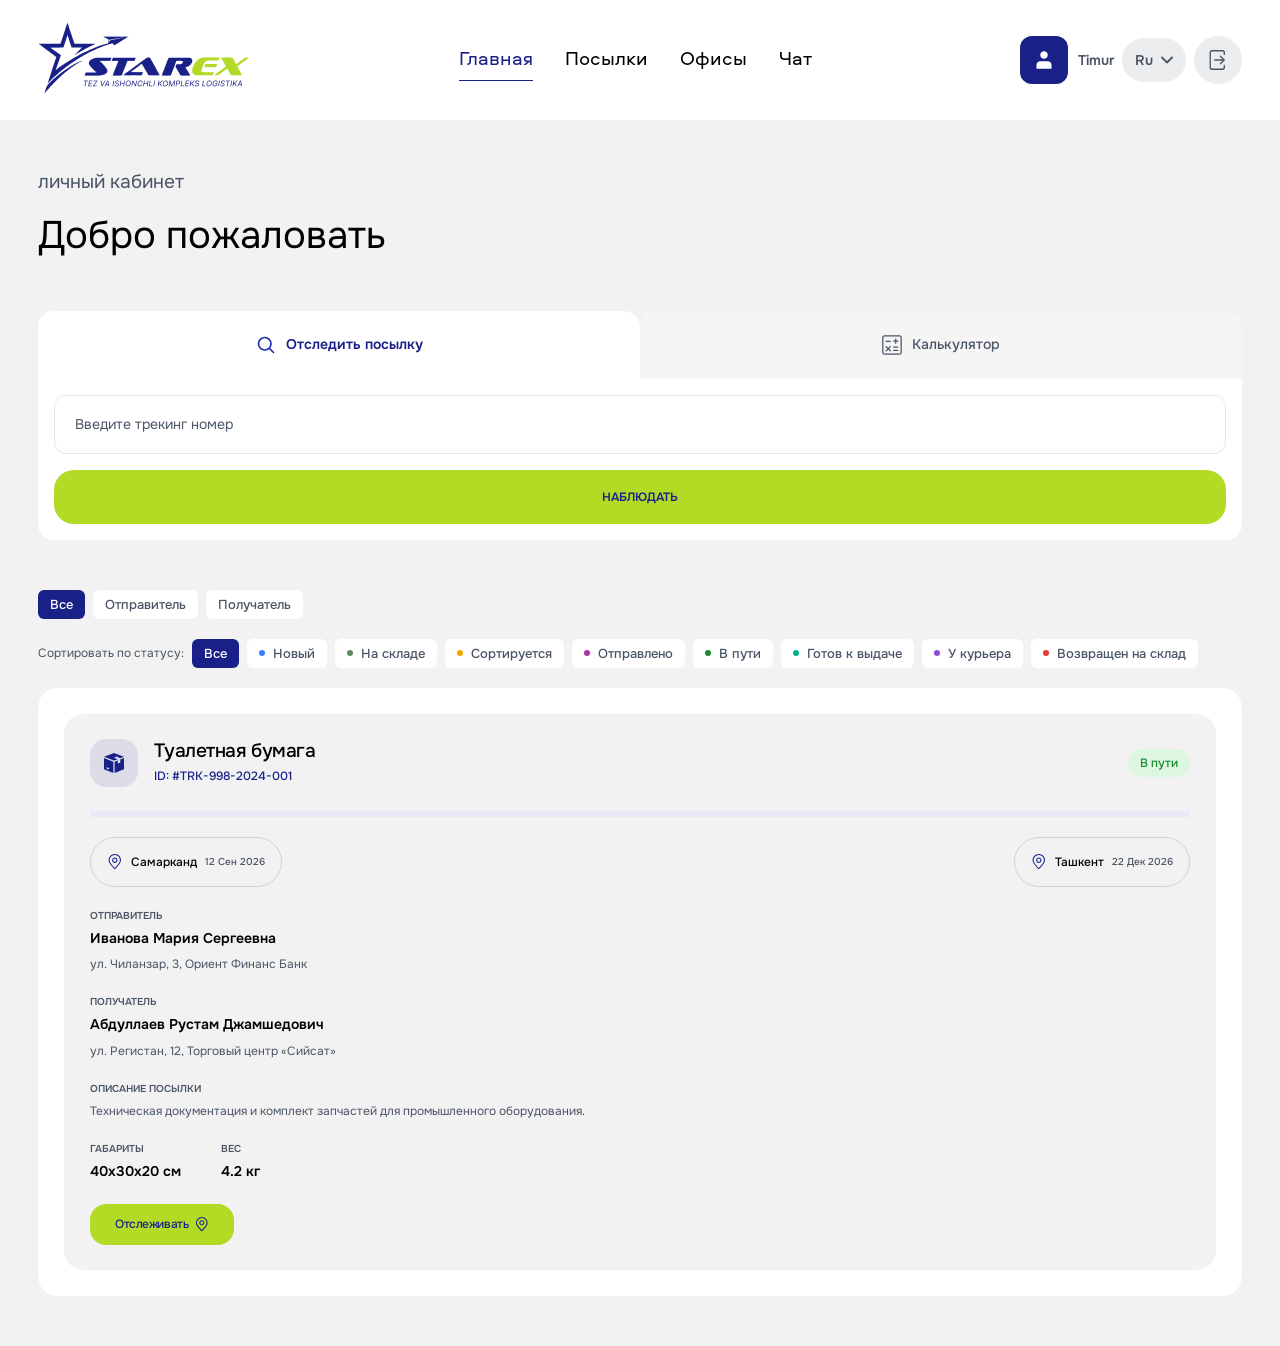
<file: index.html>
<!doctype html>
<html lang="en">
  <head>
    <meta charset="UTF-8" />
    <meta name="viewport" content="width=device-width, initial-scale=1.0" />
    <title>Home</title>
    <link rel="stylesheet" href="/assets/css/main.css" />
    <link rel="stylesheet" href="/assets/css/responsive.css" />
  </head>
  <body>
    <header>
      <div class="container">
        <div class="nav home-nav">
          <div class="logo-wrapper">
            <a href="/index.html">
              <img src="/assets/images/Logo.png" alt="image" />
            </a>
          </div>

          <!-- Общая обертка для мобильного меню -->
          <div class="mobile-menu-wrapper" id="mobileMenu">
            <div class="nav-menu-wrapper">
              <ul>
                <li>
                  <a href="/index.html" class="active">
                    <svg
                      class="nav-icon"
                      width="20"
                      height="20"
                      viewBox="0 0 24 24"
                      fill="none"
                      stroke="currentColor"
                      stroke-width="2"
                    >
                      <path
                        d="M3 9l9-7 9 7v11a2 2 0 0 1-2 2H5a2 2 0 0 1-2-2z"
                      />
                    </svg>
                    <span>Главная</span>
                  </a>
                </li>
                <li>
                  <a href="/assets/pages/package.html">
                    <svg
                      class="nav-icon"
                      width="20"
                      height="20"
                      viewBox="0 0 24 24"
                      fill="none"
                      stroke="currentColor"
                      stroke-width="2"
                    >
                      <path
                        d="M21 16V8a2 2 0 0 0-1-1.73l-7-4a2 2 0 0 0-2 0l-7 4A2 2 0 0 0 3 8v8a2 2 0 0 0 1 1.73l7 4a2 2 0 0 0 2 0l7-4A2 2 0 0 0 21 16z"
                      />
                    </svg>
                    <span>Посылки</span>
                  </a>
                </li>
                <li>
                  <a href="/assets/pages/filials.html">
                    <svg
                      class="nav-icon"
                      width="20"
                      height="20"
                      viewBox="0 0 24 24"
                      fill="none"
                      stroke="currentColor"
                      stroke-width="2"
                    >
                      <path
                        d="M21 10c0 7-9 13-9 13s-9-6-9-13a9 9 0 0 1 18 0z"
                      />
                      <circle cx="12" cy="10" r="3" />
                    </svg>
                    <span>Офисы</span>
                  </a>
                </li>
                <li>
                  <a href="/assets/pages/chat.html">
                    <svg
                      class="nav-icon"
                      width="20"
                      height="20"
                      viewBox="0 0 24 24"
                      fill="none"
                      stroke="currentColor"
                      stroke-width="2"
                    >
                      <path
                        d="M21 15a2 2 0 0 1-2 2H7l-4 4V5a2 2 0 0 1 2-2h14a2 2 0 0 1 2 2z"
                      />
                    </svg>
                    <span>Чат</span>
                  </a>
                </li>
              </ul>
            </div>

            <div class="right-nav-menu-wrapper">
              <div class="profile-wrapper">
                <div class="user-icon">
                  <img src="/assets/images/home/user.svg" alt="image" />
                </div>
                <a href="/assets/pages/profile.html">Timur</a>
              </div>

              <div class="language-wrapper">
                <div class="lang-dropdown" id="langDropdown">
                  <button
                    class="lang-btn"
                    aria-haspopup="listbox"
                    aria-expanded="false"
                  >
                    <span class="lang-current">Ru</span>
                    <svg
                      class="lang-arrow"
                      width="12"
                      height="8"
                      viewBox="0 0 12 8"
                      fill="none"
                      xmlns="http://www.w3.org/2000/svg"
                    >
                      <path
                        d="M1 1.5L6 6.5L11 1.5"
                        stroke="currentColor"
                        stroke-width="1.8"
                        stroke-linecap="round"
                        stroke-linejoin="round"
                      />
                    </svg>
                  </button>
                  <ul class="lang-menu" role="listbox">
                    <li
                      class="lang-option active"
                      data-value="Ru"
                      role="option"
                    >
                      Ru
                    </li>
                    <li class="lang-option" data-value="En" role="option">
                      En
                    </li>
                    <li class="lang-option" data-value="Uz" role="option">
                      Uz
                    </li>
                  </ul>
                </div>
              </div>

              <a href="/assets/pages/sign-in.html" class="exit-wrapper">
                <img src="/assets/images/home/exit.svg" alt="image" />
              </a>
            </div>
          </div>

          <!-- Кнопка бургера -->
          <button class="burger-btn" id="burgerBtn" aria-label="Открыть меню">
            <span></span>
            <span></span>
            <span></span>
          </button>
        </div>
      </div>
    </header>

    <section class="home-tab">
      <div class="container">
        <div class="home-tab-header">
          <p>личный кабинет</p>
          <h1>Добро пожаловать</h1>
        </div>

        <div class="home-tab-container">
          <div class="tab-wrapper">
            <div class="mobile-header">
              <img src="/assets/images/home/search.svg" alt="image" />
              <span>Отследить посылку</span>
            </div>

            <div class="tab-group">
              <button class="tab active" data-tab="package">
                <img src="/assets/images/home/search.svg" alt="image" />
                Отследить посылку
              </button>
              <a href="/assets/pages/calculator.html" class="tab calc-tab">
                <img src="/assets/images/home/calc.svg" alt="image" />
                Калькулятор
              </a>
            </div>

            <div class="tab-content">
              <div class="tab-pane active" id="package">
                <input
                  type="text"
                  class="form-control"
                  placeholder="Введите трекинг номер"
                />
                <button class="btn-track">Наблюдать</button>

                <a href="/assets/pages/calculator.html" class="btn-calc-mobile">
                  <img src="/assets/images/home/calc-green.svg" alt="image" />
                  Калькулятор
                </a>
              </div>
            </div>
          </div>
        </div>

        <div class="parcels-section">
          <!-- Панель фильтров -->
          <div class="filters-bar">
            <div class="filter-group">
              <button class="filter-btn active">Все</button>
              <button class="filter-btn">Отправитель</button>
              <button class="filter-btn">Получатель</button>
            </div>

            <div class="filter-group status-filters">
              <span class="filter-label">Сортировать по статусу:</span>
              <button class="filter-btn active">Все</button>
              <button class="filter-btn status-new">
                <span class="dot"></span>Новый
              </button>
              <button class="filter-btn status-stock">
                <span class="dot"></span>На складе
              </button>
              <button class="filter-btn status-sorting">
                <span class="dot"></span>Сортируется
              </button>
              <button class="filter-btn status-sent">
                <span class="dot"></span>Отправлено
              </button>
              <button class="filter-btn status-transit">
                <span class="dot"></span>В пути
              </button>
              <button class="filter-btn status-ready">
                <span class="dot"></span>Готов к выдаче
              </button>
              <button class="filter-btn status-courier">
                <span class="dot"></span>У курьера
              </button>
              <button class="filter-btn status-returned">
                <span class="dot"></span>Возвращен на склад
              </button>
            </div>
          </div>

          <!-- Карточка посылки -->
          <div class="parcel-card-wrapper">
            <div class="parcel-card">
              <!-- Шапка карточки -->
              <div class="parcel-header">
                <div class="parcel-title-group">
                  <div class="parcel-icon">
                    <img src="/assets/images/home/box.svg" alt="box" />
                  </div>
                  <div>
                    <h2 class="parcel-title">Туалетная бумага</h2>
                    <span class="parcel-id">ID: #TRK-998-2024-001</span>
                  </div>
                </div>
                <span class="status-badge status-in-transit">В пути</span>
              </div>

              <!-- Прогресс-бар доставки -->
              <div class="parcel-route">
                <div class="progress-line-container">
                  <div class="progress-line"></div>
                  <div class="progress-point"></div>
                </div>
                <div class="route-locations">
                  <div class="location-pill">
                    <img src="/assets/images/home/location.svg" alt="pin" />
                    <span>Самарканд</span>
                    <span class="date">12 Сен 2026</span>
                  </div>
                  <div class="location-pill">
                    <img src="/assets/images/home/location.svg" alt="pin" />
                    <span>Ташкент</span>
                    <span class="date">22 Дек 2026</span>
                  </div>
                </div>
              </div>

              <!-- Подробная информация -->
              <div class="parcel-details">
                <div class="detail-block">
                  <span class="detail-label">ОТПРАВИТЕЛЬ</span>
                  <p class="detail-name">Иванова Мария Сергеевна</p>
                  <p class="detail-address">
                    ул. Чиланзар, 3, Ориент Финанс Банк
                  </p>
                </div>

                <div class="detail-block">
                  <span class="detail-label">ПОЛУЧАТЕЛЬ</span>
                  <p class="detail-name">Абдуллаев Рустам Джамшедович</p>
                  <p class="detail-address">
                    ул. Регистан, 12, Торговый центр «Сийсат»
                  </p>
                </div>

                <div class="detail-block">
                  <span class="detail-label">ОПИСАНИЕ ПОСЫЛКИ</span>
                  <p class="detail-desc">
                    Техническая документация и комплект запчастей для
                    промышленного оборудования.
                  </p>
                </div>

                <div class="detail-row">
                  <div class="detail-block">
                    <span class="detail-label">ГАБАРИТЫ</span>
                    <p class="detail-val">40x30x20 см</p>
                  </div>
                  <div class="detail-block">
                    <span class="detail-label">ВЕС</span>
                    <p class="detail-val">4.2 кг</p>
                  </div>
                </div>

                <button class="track-action-btn">
                  Отслеживать
                  <img src="/assets/images/home/location.svg" alt="pin" />
                </button>
              </div>
            </div>
          </div>
        </div>
      </div>
    </section>

    <script src="/assets/js/main.js"></script>
  </body>
</html>
</file>
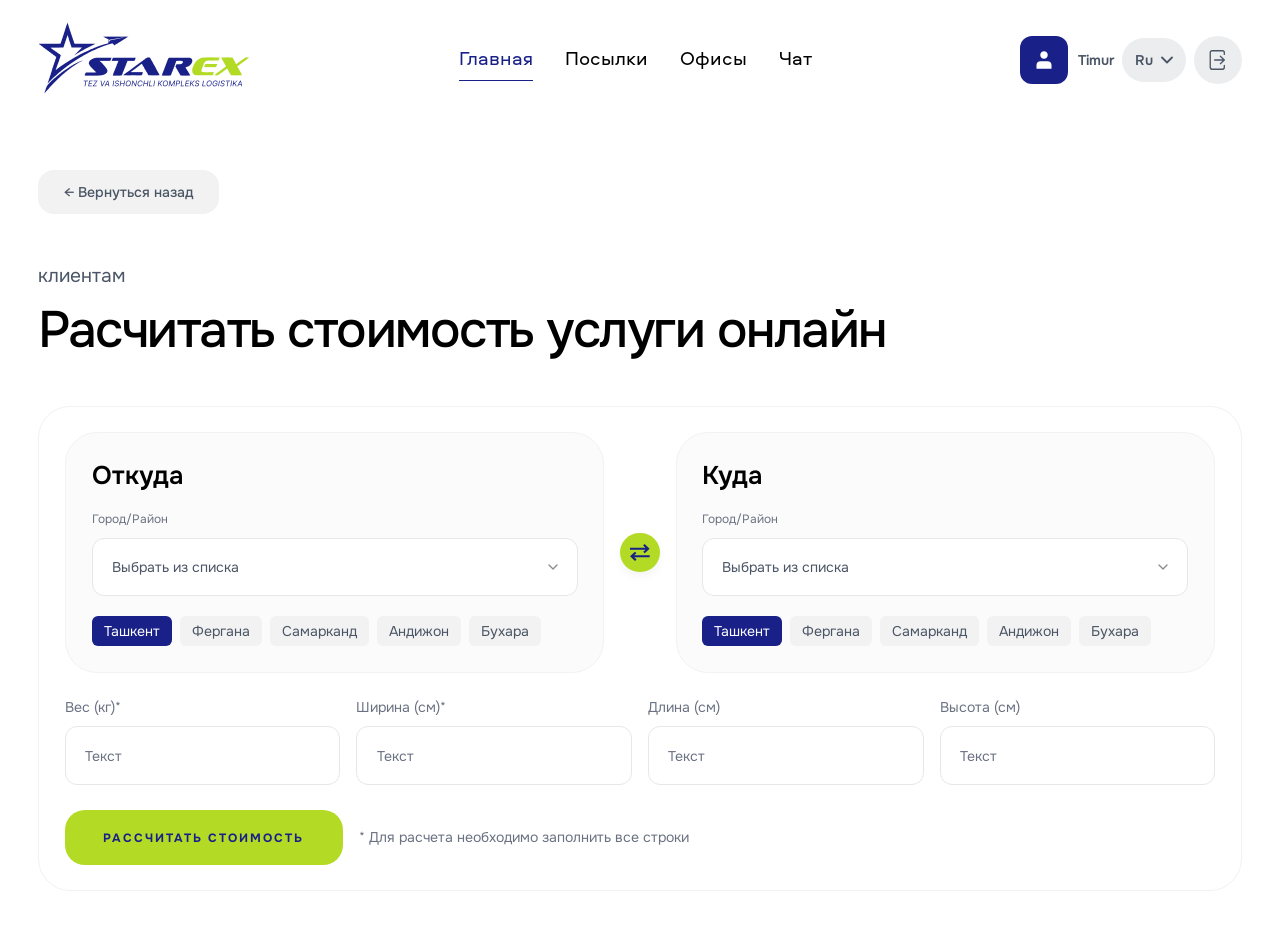
<file: assets/pages/calculator.html>
<!doctype html>
<html lang="en">
  <head>
    <meta charset="UTF-8" />
    <meta name="viewport" content="width=device-width, initial-scale=1.0" />
    <title>Calculator</title>
    <link rel="stylesheet" href="/assets/css/main.css" />
    <link rel="stylesheet" href="/assets/css/responsive.css" />
  </head>
  <body>
    <header>
      <div class="container">
        <div class="nav home-nav">
          <div class="logo-wrapper">
            <a href="/index.html">
              <img src="/assets/images/Logo.png" alt="image" />
            </a>
          </div>

          <!-- Общая обертка для мобильного меню -->
          <div class="mobile-menu-wrapper" id="mobileMenu">
            <div class="nav-menu-wrapper">
              <ul>
                <li>
                  <a href="/index.html" class="active">
                    <svg
                      class="nav-icon"
                      width="20"
                      height="20"
                      viewBox="0 0 24 24"
                      fill="none"
                      stroke="currentColor"
                      stroke-width="2"
                    >
                      <path
                        d="M3 9l9-7 9 7v11a2 2 0 0 1-2 2H5a2 2 0 0 1-2-2z"
                      />
                    </svg>
                    <span>Главная</span>
                  </a>
                </li>
                <li>
                  <a href="/assets/pages/package.html">
                    <svg
                      class="nav-icon"
                      width="20"
                      height="20"
                      viewBox="0 0 24 24"
                      fill="none"
                      stroke="currentColor"
                      stroke-width="2"
                    >
                      <path
                        d="M21 16V8a2 2 0 0 0-1-1.73l-7-4a2 2 0 0 0-2 0l-7 4A2 2 0 0 0 3 8v8a2 2 0 0 0 1 1.73l7 4a2 2 0 0 0 2 0l7-4A2 2 0 0 0 21 16z"
                      />
                    </svg>
                    <span>Посылки</span>
                  </a>
                </li>
                <li>
                  <a href="/assets/pages/filials.html">
                    <svg
                      class="nav-icon"
                      width="20"
                      height="20"
                      viewBox="0 0 24 24"
                      fill="none"
                      stroke="currentColor"
                      stroke-width="2"
                    >
                      <path
                        d="M21 10c0 7-9 13-9 13s-9-6-9-13a9 9 0 0 1 18 0z"
                      />
                      <circle cx="12" cy="10" r="3" />
                    </svg>
                    <span>Офисы</span>
                  </a>
                </li>
                <li>
                  <a href="/assets/pages/chat.html">
                    <svg
                      class="nav-icon"
                      width="20"
                      height="20"
                      viewBox="0 0 24 24"
                      fill="none"
                      stroke="currentColor"
                      stroke-width="2"
                    >
                      <path
                        d="M21 15a2 2 0 0 1-2 2H7l-4 4V5a2 2 0 0 1 2-2h14a2 2 0 0 1 2 2z"
                      />
                    </svg>
                    <span>Чат</span>
                  </a>
                </li>
              </ul>
            </div>

            <div class="right-nav-menu-wrapper">
              <div class="profile-wrapper">
                <div class="user-icon">
                  <img src="/assets/images/home/user.svg" alt="image" />
                </div>
                <a href="/assets/pages/profile.html">Timur</a>
              </div>

              <div class="language-wrapper">
                <div class="lang-dropdown" id="langDropdown">
                  <button
                    class="lang-btn"
                    aria-haspopup="listbox"
                    aria-expanded="false"
                  >
                    <span class="lang-current">Ru</span>
                    <svg
                      class="lang-arrow"
                      width="12"
                      height="8"
                      viewBox="0 0 12 8"
                      fill="none"
                      xmlns="http://www.w3.org/2000/svg"
                    >
                      <path
                        d="M1 1.5L6 6.5L11 1.5"
                        stroke="currentColor"
                        stroke-width="1.8"
                        stroke-linecap="round"
                        stroke-linejoin="round"
                      />
                    </svg>
                  </button>
                  <ul class="lang-menu" role="listbox">
                    <li
                      class="lang-option active"
                      data-value="Ru"
                      role="option"
                    >
                      Ru
                    </li>
                    <li class="lang-option" data-value="En" role="option">
                      En
                    </li>
                    <li class="lang-option" data-value="Uz" role="option">
                      Uz
                    </li>
                  </ul>
                </div>
              </div>

              <a href="/assets/pages/sign-in.html" class="exit-wrapper">
                <img src="/assets/images/home/exit.svg" alt="image" />
              </a>
            </div>
          </div>

          <!-- Кнопка бургера -->
          <button class="burger-btn" id="burgerBtn" aria-label="Открыть меню">
            <span></span>
            <span></span>
            <span></span>
          </button>
        </div>
      </div>
    </header>

    <main>
      <section class="calculator-page">
        <div class="container">
          <div class="calc-container">
            <div class="back-wrapper">
              <a href="/index.html">← Вернуться назад</a>
            </div>

            <div class="calc-header-wrapper">
              <span>клиентам</span>
              <h1>Расчитать стоимость услуги онлайн</h1>
            </div>

            <div class="calc-wrapper">
              <div class="calc-route-section">
                <div class="calc-card" id="from-card">
                  <h3 class="calc-card-title">Откуда</h3>
                  <div class="input-field-group">
                    <label class="field-label">Город/Район</label>
                    <div class="custom-select-wrapper">
                      <select class="city-select" id="from-city">
                        <option value="" disabled selected>
                          Выбрать из списка
                        </option>
                        <option value="Ташкент">Ташкент</option>
                        <option value="Фергана">Фергана</option>
                        <option value="Самарканд">Самарканд</option>
                        <option value="Андижон">Андижон</option>
                        <option value="Бухара">Бухара</option>
                      </select>
                    </div>
                  </div>
                  <div class="quick-tags">
                    <button
                      type="button"
                      class="tag-btn active"
                      data-city="Ташкент"
                    >
                      Ташкент
                    </button>
                    <button type="button" class="tag-btn" data-city="Фергана">
                      Фергана
                    </button>
                    <button type="button" class="tag-btn" data-city="Самарканд">
                      Самарканд
                    </button>
                    <button type="button" class="tag-btn" data-city="Андижон">
                      Андижон
                    </button>
                    <button type="button" class="tag-btn" data-city="Бухара">
                      Бухара
                    </button>
                  </div>
                </div>

                <button
                  type="button"
                  class="swap-btn"
                  id="swap-btn"
                  aria-label="Поменять местами"
                >
                  <img src="/assets/images/calc/swap.svg" alt="icon" />
                </button>

                <div class="calc-card" id="to-card">
                  <h3 class="calc-card-title">Куда</h3>
                  <div class="input-field-group">
                    <label class="field-label">Город/Район</label>
                    <div class="custom-select-wrapper">
                      <select class="city-select" id="to-city">
                        <option value="" disabled selected>
                          Выбрать из списка
                        </option>
                        <option value="Ташкент">Ташкент</option>
                        <option value="Фергана">Фергана</option>
                        <option value="Самарканд">Самарканд</option>
                        <option value="Андижон">Андижон</option>
                        <option value="Бухара">Бухара</option>
                      </select>
                    </div>
                  </div>
                  <div class="quick-tags">
                    <button
                      type="button"
                      class="tag-btn active"
                      data-city="Ташкент"
                    >
                      Ташкент
                    </button>
                    <button type="button" class="tag-btn" data-city="Фергана">
                      Фергана
                    </button>
                    <button type="button" class="tag-btn" data-city="Самарканд">
                      Самарканд
                    </button>
                    <button type="button" class="tag-btn" data-city="Андижон">
                      Андижон
                    </button>
                    <button type="button" class="tag-btn" data-city="Бухара">
                      Бухара
                    </button>
                  </div>
                </div>
              </div>

              <div class="calc-dimensions">
                <div class="input-group">
                  <label for="weight">Вес (кг)*</label>
                  <input
                    type="number"
                    id="weight"
                    placeholder="Текст"
                    min="0"
                    step="0.1"
                  />
                </div>
                <div class="input-group">
                  <label for="width">Ширина (см)*</label>
                  <input type="number" id="width" placeholder="Текст" min="0" />
                </div>
                <div class="input-group">
                  <label for="length">Длина (см)</label>
                  <input
                    type="number"
                    id="length"
                    placeholder="Текст"
                    min="0"
                  />
                </div>
                <div class="input-group">
                  <label for="height">Высота (см)</label>
                  <input
                    type="number"
                    id="height"
                    placeholder="Текст"
                    min="0"
                  />
                </div>
              </div>

              <div class="calc-footer">
                <button type="button" class="calc-submit-btn" id="calc-submit">
                  РАССЧИТАТЬ СТОИМОСТЬ
                </button>
                <span class="calc-note"
                  >* Для расчета необходимо заполнить все строки</span
                >
              </div>
            </div>
          </div>
        </div>
      </section>
    </main>

    <script src="/assets/js/main.js"></script>
  </body>
</html>
</file>
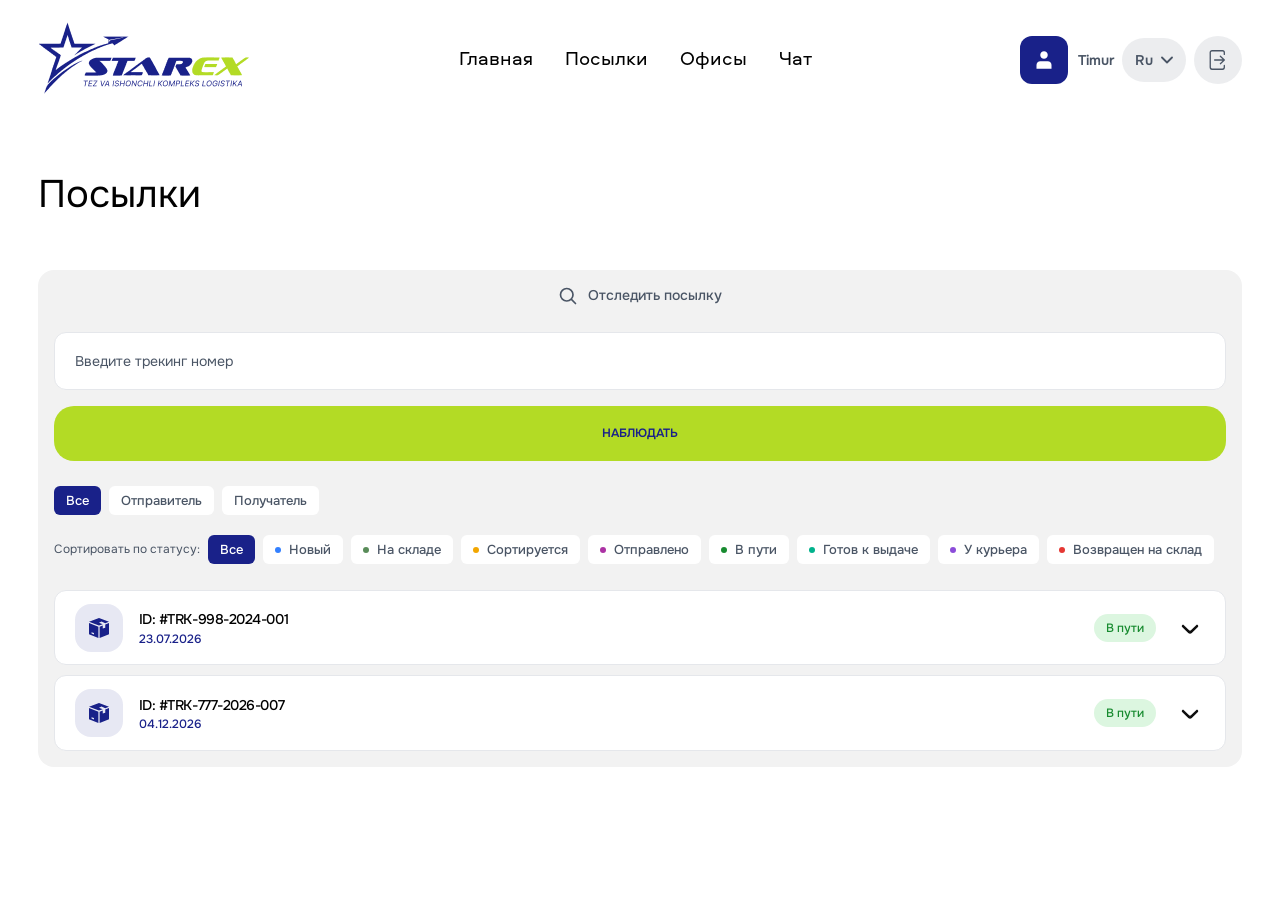
<file: assets/pages/package.html>
<!doctype html>
<html lang="ru">
  <head>
    <meta charset="UTF-8" />
    <meta name="viewport" content="width=device-width, initial-scale=1.0" />

    <title>Посылка</title>

    <link rel="stylesheet" href="/assets/css/main.css" />
    <link rel="stylesheet" href="/assets/css/responsive.css" />
  </head>

  <body class="profile-page-body">
    <header>
      <div class="container">
        <div class="nav profile-nav">
          <!-- LOGO -->
          <div class="logo-wrapper">
            <a href="/index.html">
              <img src="/assets/images/Logo.png" alt="Starex" />
            </a>
          </div>

          <!-- DESKTOP / MOBILE NAV -->
          <div class="mobile-menu-wrapper" id="mobileMenu">
            <!-- NAV MENU -->
            <div class="nav-menu-wrapper">
              <ul>
                <li>
                  <a href="/index.html">
                    <svg
                      class="nav-icon"
                      width="20"
                      height="20"
                      viewBox="0 0 24 24"
                      fill="none"
                      stroke="currentColor"
                      stroke-width="2"
                    >
                      <path
                        d="M3 9l9-7 9 7v11a2 2 0 0 1-2 2H5a2 2 0 0 1-2-2z"
                      />
                    </svg>

                    <span>Главная</span>
                  </a>
                </li>

                <li>
                  <a href="/assets/pages/package.html">
                    <svg
                      class="nav-icon"
                      width="20"
                      height="20"
                      viewBox="0 0 24 24"
                      fill="none"
                      stroke="currentColor"
                      stroke-width="2"
                    >
                      <path
                        d="M21 16V8a2 2 0 0 0-1-1.73l-7-4a2 2 0 0 0-2 0l-7 4A2 2 0 0 0 3 8v8a2 2 0 0 0 1 1.73l7 4a2 2 0 0 0 2 0l7-4A2 2 0 0 0 21 16z"
                      />
                    </svg>

                    <span>Посылки</span>
                  </a>
                </li>

                <li>
                  <a href="/assets/pages/filials.html">
                    <svg
                      class="nav-icon"
                      width="20"
                      height="20"
                      viewBox="0 0 24 24"
                      fill="none"
                      stroke="currentColor"
                      stroke-width="2"
                    >
                      <path
                        d="M21 10c0 7-9 13-9 13s-9-6-9-13a9 9 0 0 1 18 0z"
                      />

                      <circle cx="12" cy="10" r="3" />
                    </svg>

                    <span>Офисы</span>
                  </a>
                </li>

                <li>
                  <a href="/assets/pages/chat.html">
                    <svg
                      class="nav-icon"
                      width="20"
                      height="20"
                      viewBox="0 0 24 24"
                      fill="none"
                      stroke="currentColor"
                      stroke-width="2"
                    >
                      <path
                        d="M21 15a2 2 0 0 1-2 2H7l-4 4V5a2 2 0 0 1 2-2h14a2 2 0 0 1 2 2z"
                      />
                    </svg>

                    <span>Чат</span>
                  </a>
                </li>
              </ul>
            </div>

            <!-- RIGHT NAV -->
            <div class="right-nav-menu-wrapper">
              <!-- PROFILE -->
              <div class="profile-wrapper">
                <div class="user-icon">
                  <img src="/assets/images/home/user.svg" alt="user" />
                </div>

                <a href="/assets/pages/profile.html">Timur</a>
              </div>

              <!-- LANGUAGE -->
              <div class="language-wrapper">
                <div class="lang-dropdown" id="langDropdown">
                  <button
                    class="lang-btn"
                    aria-haspopup="listbox"
                    aria-expanded="false"
                  >
                    <span class="lang-current">Ru</span>

                    <svg
                      class="lang-arrow"
                      width="12"
                      height="8"
                      viewBox="0 0 12 8"
                      fill="none"
                    >
                      <path
                        d="M1 1.5L6 6.5L11 1.5"
                        stroke="currentColor"
                        stroke-width="1.8"
                        stroke-linecap="round"
                        stroke-linejoin="round"
                      />
                    </svg>
                  </button>

                  <ul class="lang-menu" role="listbox">
                    <li class="lang-option active" data-value="Ru">Ru</li>

                    <li class="lang-option" data-value="En">En</li>

                    <li class="lang-option" data-value="Uz">Uz</li>
                  </ul>
                </div>
              </div>

              <!-- EXIT -->
              <a href="/assets/pages/sign-in.html" class="exit-wrapper">
                <img src="/assets/images/home/exit.svg" alt="Выйти" />
              </a>
            </div>
          </div>

          <!-- BURGER -->
          <button
            class="burger-btn"
            id="burgerBtn"
            aria-label="Открыть меню"
            aria-expanded="false"
          >
            <span></span>
            <span></span>
            <span></span>
          </button>
        </div>
      </div>
    </header>

    <main>
      <section class="pack-container">
        <div class="container">
          <div class="pack-wrapper">
            <div class="pack-header-wrapper">
              <h1>Посылки</h1>
            </div>

            <div class="track-wrapper">
              <div class="track-icon">
                <img src="/assets/images/home/search.svg" alt="image" />
                <p>Отследить посылку</p>
              </div>

              <form>
                <div class="form-item">
                  <input
                    type="text"
                    class="form-control"
                    placeholder="Введите трекинг номер"
                  />
                  <button class="btn-track">Наблюдать</button>
                </div>
              </form>

              <div class="parcels-section">
                <div class="filters-bar">
                  <div class="filter-group">
                    <button class="filter-btn active">Все</button>
                    <button class="filter-btn">Отправитель</button>
                    <button class="filter-btn">Получатель</button>
                  </div>

                  <div class="filter-group status-filters">
                    <span class="filter-label">Сортировать по статусу:</span>
                    <button class="filter-btn active">Все</button>
                    <button class="filter-btn status-new">
                      <span class="dot"></span>Новый
                    </button>
                    <button class="filter-btn status-stock">
                      <span class="dot"></span>На складе
                    </button>
                    <button class="filter-btn status-sorting">
                      <span class="dot"></span>Сортируется
                    </button>
                    <button class="filter-btn status-sent">
                      <span class="dot"></span>Отправлено
                    </button>
                    <button class="filter-btn status-transit">
                      <span class="dot"></span>В пути
                    </button>
                    <button class="filter-btn status-ready">
                      <span class="dot"></span>Готов к выдаче
                    </button>
                    <button class="filter-btn status-courier">
                      <span class="dot"></span>У курьера
                    </button>
                    <button class="filter-btn status-returned">
                      <span class="dot"></span>Возвращен на склад
                    </button>
                  </div>
                </div>
              </div>

              <div class="package-list-wrapper">
                <div class="package-list">
                  <div class="package-item">
                    <div class="package-item-header">
                      <div class="package-item-main">
                        <div class="parcel-icon">
                          <img src="/assets/images/home/box.svg" alt="box" />
                        </div>
                        <div class="package-item-info">
                          <h3 class="parcel-title">ID: #TRK-998-2024-001</h3>
                          <span class="parcel-id">23.07.2026</span>
                        </div>
                      </div>

                      <div class="package-item-meta">
                        <span class="status-badge status-in-transit"
                          >В пути</span
                        >
                        <button
                          class="toggle-btn"
                          aria-label="Развернуть details"
                        >
                          <img
                            src="/assets/images/arrow-bottom.svg"
                            alt="image"
                          />
                        </button>
                      </div>
                    </div>

                    <div class="parcel-card-wrapper">
                      <div class="parcel-card">
                        <div class="parcel-route">
                          <div class="progress-line-container">
                            <div class="progress-line"></div>
                            <div class="progress-point"></div>
                          </div>
                          <div class="route-locations">
                            <div class="location-pill">
                              <img
                                src="/assets/images/home/location.svg"
                                alt="pin"
                              />
                              <span>Самарканд</span>
                              <span class="date">12 Сен 2026</span>
                            </div>
                            <div class="location-pill">
                              <img
                                src="/assets/images/home/location.svg"
                                alt="pin"
                              />
                              <span>Ташкент</span>
                              <span class="date">22 Дек 2026</span>
                            </div>
                          </div>
                        </div>

                        <!-- Подробная информация -->
                        <div class="parcel-details">
                          <div class="detail-block">
                            <span class="detail-label">ОТПРАВИТЕЛЬ</span>
                            <p class="detail-name">Иванова Мария Сергеевна</p>
                            <p class="detail-address">
                              ул. Чиланзар, 3, Ориент Финанс Банк
                            </p>
                          </div>

                          <div class="detail-block">
                            <span class="detail-label">ПОЛУЧАТЕЛЬ</span>
                            <p class="detail-name">
                              Абдуллаев Рустам Джамшедович
                            </p>
                            <p class="detail-address">
                              ул. Регистан, 12, Торговый центр «Сийсат»
                            </p>
                          </div>

                          <div class="detail-block">
                            <span class="detail-label">ОПИСАНИЕ ПОСЫЛКИ</span>
                            <p class="detail-desc">
                              Техническая документация и комплект запчастей для
                              промышленного оборудования.
                            </p>
                          </div>

                          <div class="detail-row">
                            <div class="detail-block">
                              <span class="detail-label">ГАБАРИТЫ</span>
                              <p class="detail-val">40x30x20 см</p>
                            </div>
                            <div class="detail-block">
                              <span class="detail-label">ВЕС</span>
                              <p class="detail-val">4.2 кг</p>
                            </div>
                          </div>

                          <button class="track-action-btn">
                            Отслеживать
                            <img
                              src="/assets/images/home/location.svg"
                              alt="pin"
                            />
                          </button>
                        </div>
                      </div>
                    </div>
                  </div>
                </div>

                <div class="package-list">
                  <div class="package-item">
                    <div class="package-item-header">
                      <div class="package-item-main">
                        <div class="parcel-icon">
                          <img src="/assets/images/home/box.svg" alt="box" />
                        </div>
                        <div class="package-item-info">
                          <h3 class="parcel-title">ID: #TRK-777-2026-007</h3>
                          <span class="parcel-id">04.12.2026</span>
                        </div>
                      </div>

                      <div class="package-item-meta">
                        <span class="status-badge status-in-transit"
                          >В пути</span
                        >
                        <button
                          class="toggle-btn"
                          aria-label="Развернуть details"
                        >
                          <img
                            src="/assets/images/arrow-bottom.svg"
                            alt="image"
                          />
                        </button>
                      </div>
                    </div>

                    <div class="parcel-card-wrapper">
                      <div class="parcel-card">
                        <div class="parcel-route">
                          <div class="progress-line-container">
                            <div class="progress-line"></div>
                            <div class="progress-point"></div>
                          </div>
                          <div class="route-locations">
                            <div class="location-pill">
                              <img
                                src="/assets/images/home/location.svg"
                                alt="pin"
                              />
                              <span>Самарканд</span>
                              <span class="date">12 Сен 2026</span>
                            </div>
                            <div class="location-pill">
                              <img
                                src="/assets/images/home/location.svg"
                                alt="pin"
                              />
                              <span>Ташкент</span>
                              <span class="date">22 Дек 2026</span>
                            </div>
                          </div>
                        </div>

                        <!-- Подробная информация -->
                        <div class="parcel-details">
                          <div class="detail-block">
                            <span class="detail-label">ОТПРАВИТЕЛЬ</span>
                            <p class="detail-name">Иванова Мария Сергеевна</p>
                            <p class="detail-address">
                              ул. Чиланзар, 3, Ориент Финанс Банк
                            </p>
                          </div>

                          <div class="detail-block">
                            <span class="detail-label">ПОЛУЧАТЕЛЬ</span>
                            <p class="detail-name">
                              Абдуллаев Рустам Джамшедович
                            </p>
                            <p class="detail-address">
                              ул. Регистан, 12, Торговый центр «Сийсат»
                            </p>
                          </div>

                          <div class="detail-block">
                            <span class="detail-label">ОПИСАНИЕ ПОСЫЛКИ</span>
                            <p class="detail-desc">
                              Техническая документация и комплект запчастей для
                              промышленного оборудования.
                            </p>
                          </div>

                          <div class="detail-row">
                            <div class="detail-block">
                              <span class="detail-label">ГАБАРИТЫ</span>
                              <p class="detail-val">40x30x20 см</p>
                            </div>
                            <div class="detail-block">
                              <span class="detail-label">ВЕС</span>
                              <p class="detail-val">4.2 кг</p>
                            </div>
                          </div>

                          <button class="track-action-btn">
                            Отслеживать
                            <img
                              src="/assets/images/home/location.svg"
                              alt="pin"
                            />
                          </button>
                        </div>
                      </div>
                    </div>
                  </div>
                </div>

                <div class="show-more-wrapper">
                  <button class="btn-show-more" id="showMoreBtn">
                    <span>Показать все</span>
                  </button>
                </div>
              </div>
            </div>
          </div>
        </div>
      </section>
    </main>

    <div class="profile-sidebar-overlay" id="profileSidebarOverlay"></div>
    <script src="/assets/js/imask.js"></script>
    <script src="/assets/js/main.js"></script>
  </body>
</html>
</file>
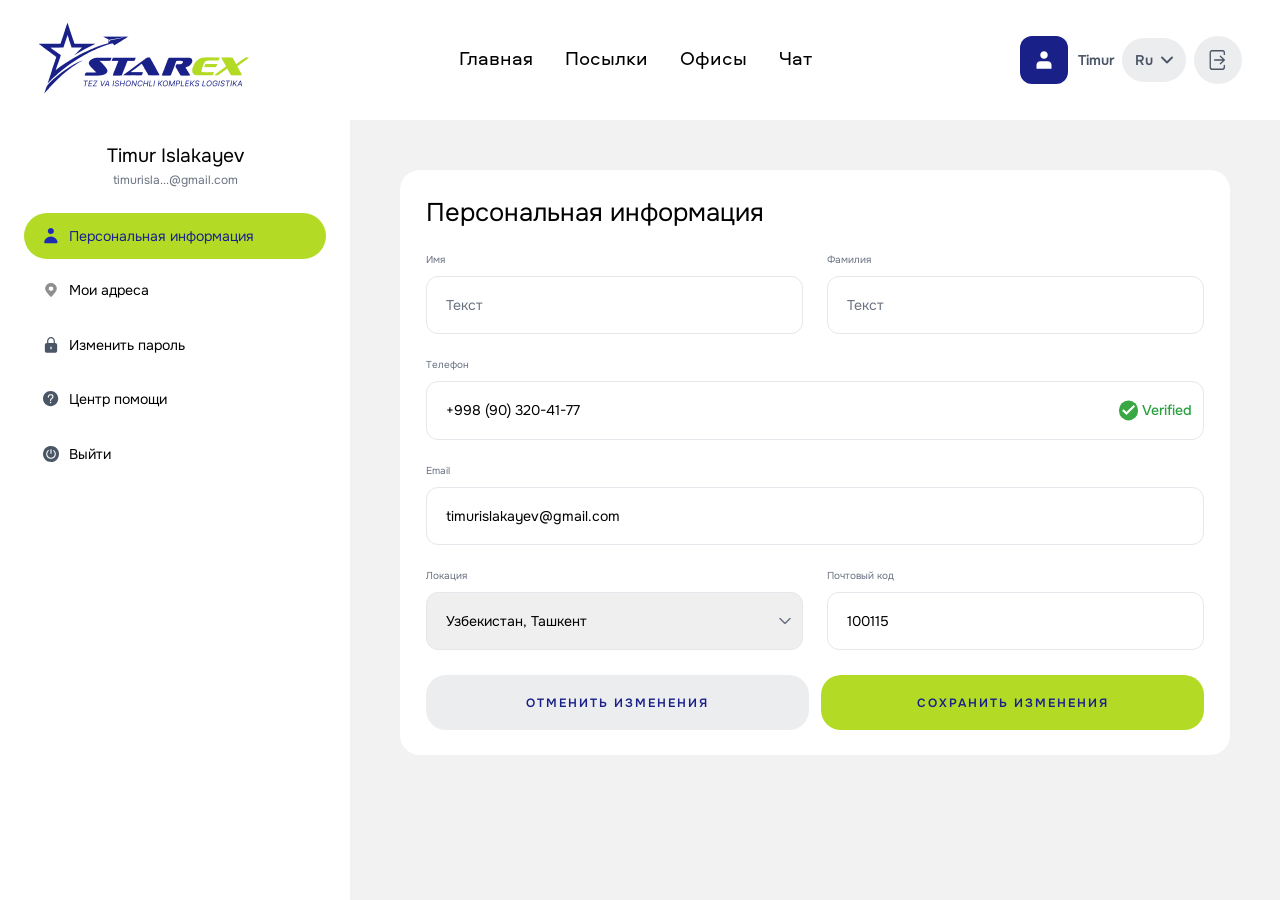
<file: assets/pages/profile.html>
<!doctype html>
<html lang="ru">
  <head>
    <meta charset="UTF-8" />
    <meta name="viewport" content="width=device-width, initial-scale=1.0" />

    <title>Профиль</title>

    <link rel="stylesheet" href="/assets/css/main.css" />
    <link rel="stylesheet" href="/assets/css/responsive.css" />
  </head>

  <body class="profile-page-body">
    <header>
      <div class="container">
        <div class="nav profile-nav">
          <!-- LOGO -->
          <div class="logo-wrapper">
            <a href="/index.html">
              <img src="/assets/images/Logo.png" alt="Starex" />
            </a>
          </div>

          <!-- DESKTOP / MOBILE NAV -->
          <div class="mobile-menu-wrapper" id="mobileMenu">
            <!-- NAV MENU -->
            <div class="nav-menu-wrapper">
              <ul>
                <li>
                  <a href="/index.html">
                    <svg
                      class="nav-icon"
                      width="20"
                      height="20"
                      viewBox="0 0 24 24"
                      fill="none"
                      stroke="currentColor"
                      stroke-width="2"
                    >
                      <path
                        d="M3 9l9-7 9 7v11a2 2 0 0 1-2 2H5a2 2 0 0 1-2-2z"
                      />
                    </svg>

                    <span>Главная</span>
                  </a>
                </li>

                <li>
                  <a href="/assets/pages/package.html">
                    <svg
                      class="nav-icon"
                      width="20"
                      height="20"
                      viewBox="0 0 24 24"
                      fill="none"
                      stroke="currentColor"
                      stroke-width="2"
                    >
                      <path
                        d="M21 16V8a2 2 0 0 0-1-1.73l-7-4a2 2 0 0 0-2 0l-7 4A2 2 0 0 0 3 8v8a2 2 0 0 0 1 1.73l7 4a2 2 0 0 0 2 0l7-4A2 2 0 0 0 21 16z"
                      />
                    </svg>

                    <span>Посылки</span>
                  </a>
                </li>

                <li>
                  <a href="/assets/pages/filials.html">
                    <svg
                      class="nav-icon"
                      width="20"
                      height="20"
                      viewBox="0 0 24 24"
                      fill="none"
                      stroke="currentColor"
                      stroke-width="2"
                    >
                      <path
                        d="M21 10c0 7-9 13-9 13s-9-6-9-13a9 9 0 0 1 18 0z"
                      />

                      <circle cx="12" cy="10" r="3" />
                    </svg>

                    <span>Офисы</span>
                  </a>
                </li>

                <li>
                  <a href="/assets/pages/chat.html">
                    <svg
                      class="nav-icon"
                      width="20"
                      height="20"
                      viewBox="0 0 24 24"
                      fill="none"
                      stroke="currentColor"
                      stroke-width="2"
                    >
                      <path
                        d="M21 15a2 2 0 0 1-2 2H7l-4 4V5a2 2 0 0 1 2-2h14a2 2 0 0 1 2 2z"
                      />
                    </svg>

                    <span>Чат</span>
                  </a>
                </li>
              </ul>
            </div>

            <!-- RIGHT NAV -->
            <div class="right-nav-menu-wrapper">
              <!-- PROFILE -->
              <div class="profile-wrapper">
                <div class="user-icon">
                  <img src="/assets/images/home/user.svg" alt="user" />
                </div>

                <a href="/assets/pages/profile.html">Timur</a>
              </div>

              <!-- LANGUAGE -->
              <div class="language-wrapper">
                <div class="lang-dropdown" id="langDropdown">
                  <button
                    class="lang-btn"
                    aria-haspopup="listbox"
                    aria-expanded="false"
                  >
                    <span class="lang-current">Ru</span>

                    <svg
                      class="lang-arrow"
                      width="12"
                      height="8"
                      viewBox="0 0 12 8"
                      fill="none"
                    >
                      <path
                        d="M1 1.5L6 6.5L11 1.5"
                        stroke="currentColor"
                        stroke-width="1.8"
                        stroke-linecap="round"
                        stroke-linejoin="round"
                      />
                    </svg>
                  </button>

                  <ul class="lang-menu" role="listbox">
                    <li class="lang-option active" data-value="Ru">Ru</li>

                    <li class="lang-option" data-value="En">En</li>

                    <li class="lang-option" data-value="Uz">Uz</li>
                  </ul>
                </div>
              </div>

              <!-- EXIT -->
              <a href="/assets/pages/sign-in.html" class="exit-wrapper">
                <img src="/assets/images/home/exit.svg" alt="Выйти" />
              </a>
            </div>
          </div>

          <!-- BURGER -->
          <button
            class="burger-btn"
            id="burgerBtn"
            aria-label="Открыть меню"
            aria-expanded="false"
          >
            <span></span>
            <span></span>
            <span></span>
          </button>
        </div>
      </div>
    </header>

    <main class="profile-page">
      <div class="profile-container">
        <aside class="profile-sidebar">
          <div class="profile-user">
            <div class="profile-avatar-wrapper">
              <!-- <div class="profile-avatar">TI</div> -->

              <!-- <span class="profile-online"></span> -->
            </div>

            <h2 class="profile-name">Timur Islakayev</h2>

            <p class="profile-email">timurisla...@gmail.com</p>
          </div>

          <nav class="profile-menu">
            <a href="#" class="profile-menu-item active" data-tab="personal">
              <img src="/assets/images/profile/personal.svg" alt="image" />

              <span>Персональная информация</span>
            </a>

            <a href="#" class="profile-menu-item" data-tab="addresses">
              <img src="/assets/images/profile/address.svg" alt="image" />

              <span>Мои адреса</span>
            </a>

            <a href="#" class="profile-menu-item" data-tab="password">
              <img src="/assets/images/profile/password.svg" alt="image" />

              <span>Изменить пароль</span>
            </a>

            <a href="#" class="profile-menu-item" data-tab="help">
              <img src="/assets/images/profile/help.svg" alt="image" />

              <span>Центр помощи</span>
            </a>

            <a
              href="/assets/pages/sign-in.html"
              class="profile-menu-item profile-logout"
            >
              <img src="/assets/images/profile/exit.svg" alt="image" />

              <span>Выйти</span>
            </a>
          </nav>
        </aside>

        <section class="profile-tab-content active" data-content="personal">
          <div class="profile-card">
            <h1 class="profile-title">Персональная информация</h1>

            <form class="profile-form">
              <div class="profile-form-grid">
                <div class="profile-field">
                  <label for="firstName"> Имя </label>

                  <input
                    type="text"
                    id="firstName"
                    name="firstName"
                    placeholder="Текст"
                    value=""
                  />
                </div>

                <div class="profile-field">
                  <label for="lastName"> Фамилия </label>

                  <input
                    type="text"
                    id="lastName"
                    name="lastName"
                    placeholder="Текст"
                    value=""
                  />
                </div>
              </div>

              <div class="profile-field">
                <label for="phone"> Телефон </label>

                <div class="phone-field">
                  <input
                    type="tel"
                    id="phone"
                    name="phone"
                    value="+998903204177"
                  />

                  <span class="phone-verified">
                    <svg
                      width="12"
                      height="12"
                      viewBox="0 0 24 24"
                      fill="none"
                      stroke="currentColor"
                      stroke-width="3"
                    >
                      <path d="M20 6L9 17l-5-5" />
                    </svg>

                    Verified
                  </span>
                </div>
              </div>

              <div class="profile-field">
                <label for="email"> Email </label>

                <input
                  type="email"
                  id="email"
                  name="email"
                  value="timurislakayev@gmail.com"
                />
              </div>

              <div class="profile-form-grid">
                <div class="profile-field">
                  <label for="country"> Локация </label>

                  <div class="select-wrapper">
                    <select id="country" name="country">
                      <option>Узбекистан, Ташкент</option>

                      <option>Узбекистан, Самарканд</option>

                      <option>Узбекистан, Бухара</option>
                    </select>

                    <svg
                      class="select-arrow"
                      width="12"
                      height="7"
                      viewBox="0 0 12 7"
                      fill="none"
                    >
                      <path
                        d="M1 1L6 6L11 1"
                        stroke="currentColor"
                        stroke-width="1.5"
                        stroke-linecap="round"
                        stroke-linejoin="round"
                      />
                    </svg>
                  </div>
                </div>

                <div class="profile-field">
                  <label for="postcode"> Почтовый код </label>

                  <input
                    type="text"
                    id="postcode"
                    name="postcode"
                    value="100115"
                  />
                </div>
              </div>

              <div class="profile-actions">
                <button type="button" class="profile-btn profile-btn-cancel">
                  Отменить изменения
                </button>

                <button type="submit" class="profile-btn profile-btn-save">
                  Сохранить изменения
                </button>
              </div>
            </form>
          </div>
        </section>

        <section class="profile-tab-content" data-content="addresses">
          <div class="profile-card">
            <div class="address-wrapper">
              <h2>Мои адреса</h2>
              <button class="add-address" id="openAddModalBtn">
                Добавить адрес
              </button>
            </div>

            <div class="addresses-list" id="addressesList"></div>
          </div>
        </section>

        <section class="profile-tab-content" data-content="password">
          password
        </section>

        <section class="profile-tab-content" data-content="help">help</section>
      </div>
    </main>

    <div class="modal" id="addressModal">
      <div class="modal-overlay" id="modalOverlay"></div>
      <div class="modal-content">
        <button class="modal-close" id="closeAddressModalBtn">
          <img src="/assets/images/profile/close.svg" alt="image" />
        </button>
        <h3 class="modal-title" id="modalTitle">Новый адрес</h3>

        <form id="addressForm" class="modal-form">
          <input type="hidden" id="addressId" />

          <div class="profile-field">
            <label for="modalRecipient">Получатель</label>
            <input
              type="text"
              id="modalRecipient"
              required
              placeholder="Имя Фамилия"
            />
          </div>

          <div class="profile-field">
            <label for="modalPhone">Телефон</label>
            <input
              type="tel"
              id="modalPhone"
              required
              placeholder="+998 (90) 000 - 00 - 00"
            />
          </div>

          <div class="profile-field">
            <label for="modalExtraPhone">Доп. телефон</label>
            <input
              type="tel"
              id="modalExtraPhone"
              placeholder="+998 (90) 000 - 00 - 00"
            />
          </div>

          <div class="profile-field">
            <label for="modalRegion">Область</label>

            <div class="select-wrapper">
              <select id="modalRegion" required>
                <option value="" disabled selected>Выберите</option>
                <option value="Ташкент">Ташкент</option>
                <option value="Самарканд">Самарканд</option>
                <option value="Бухара">Бухара</option>
              </select>
            </div>
          </div>

          <div class="profile-field checkbox-field">
            <span>До пункта выдачи</span>
            <label class="toggle-switch">
              <input type="checkbox" id="modalPickup" />
              <span class="slider round"></span>
            </label>
          </div>

          <div class="profile-field">
            <label for="modalAddress">Точный адрес</label>
            <input
              type="text"
              id="modalAddress"
              required
              placeholder="Например: улица Амира Темура, до 15, кв. 24"
            />
          </div>

          <div class="profile-field checkbox-field">
            <span>Сделать адрес основным</span>
            <label class="toggle-switch">
              <input type="checkbox" id="modalIsMain" />
              <span class="slider round"></span>
            </label>
          </div>

          <button
            type="submit"
            class="profile-btn profile-btn-save modal-submit-btn"
          >
            Сохранить
          </button>
        </form>
      </div>
    </div>

    <div class="modal" id="deleteModal">
      <div class="modal-overlay" id="deleteModalOverlay"></div>
      <div class="modal-content modal-small">
        <button class="modal-close" id="closeDeleteModalBtn">
          <img src="/assets/images/profile/close.svg" alt="image" />
        </button>
        <h3 class="modal-title center">Удалить адрес</h3>
        <p class="modal-text center">
          Вы уверены, что хотите удалить этот адрес? Это действие нельзя
          отменить.
        </p>

        <div class="modal-actions">
          <button
            type="button"
            class="profile-btn profile-btn-cancel"
            id="cancelDeleteBtn"
          >
            Отмена
          </button>
          <button
            type="button"
            class="profile-btn modal-btn-danger"
            id="confirmDeleteBtn"
          >
            Удалить
          </button>
        </div>
      </div>
    </div>

    <div class="profile-sidebar-overlay" id="profileSidebarOverlay"></div>
    <script src="/assets/js/imask.js"></script>
    <script src="/assets/js/main.js"></script>
  </body>
</html>
</file>
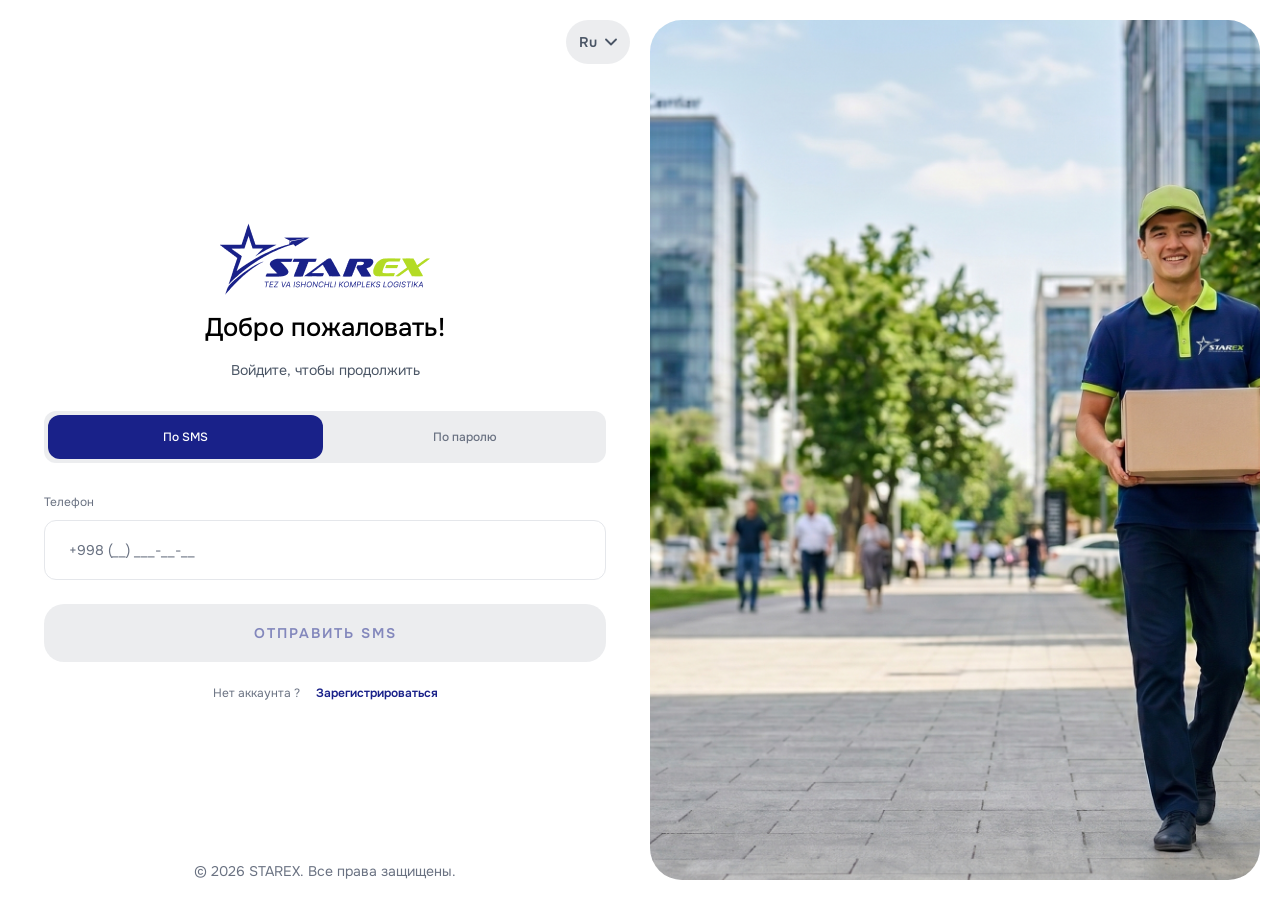
<file: assets/pages/sign-in.html>
<!doctype html>
<html lang="en">
  <head>
    <meta charset="UTF-8" />
    <meta name="viewport" content="width=device-width, initial-scale=1.0" />
    <title>Sign In</title>
    <link rel="stylesheet" href="/assets/css/main.css" />
    <link rel="stylesheet" href="/assets/css/responsive.css" />
  </head>
  <body>
    <section class="sign-in">
      <div class="container">
        <div class="sign-in-wrapper">
          <div class="left">
            <div class="language-wrapper">
              <div class="lang-dropdown" id="langDropdown">
                <button
                  class="lang-btn"
                  aria-haspopup="listbox"
                  aria-expanded="false"
                >
                  <span class="lang-current">Ru</span>
                  <svg
                    class="lang-arrow"
                    width="12"
                    height="8"
                    viewBox="0 0 12 8"
                    fill="none"
                    xmlns="http://www.w3.org/2000/svg"
                  >
                    <path
                      d="M1 1.5L6 6.5L11 1.5"
                      stroke="currentColor"
                      stroke-width="1.8"
                      stroke-linecap="round"
                      stroke-linejoin="round"
                    />
                  </svg>
                </button>
                <ul class="lang-menu" role="listbox">
                  <li class="lang-option active" data-value="Ru" role="option">
                    Ru
                  </li>
                  <li class="lang-option" data-value="En" role="option">En</li>
                  <li class="lang-option" data-value="Uz" role="option">Uz</li>
                </ul>
              </div>
            </div>

            <div class="form-wrapper">
              <div class="form-header">
                <img src="/assets/images/Logo.png" alt="image" />
                <h1>Добро пожаловать!</h1>
                <p>Войдите, чтобы продолжить</p>
              </div>

              <div class="form-body">
                <div class="auth-tabs">
                  <div class="tabs-header">
                    <button type="button" class="tab-btn active" data-tab="sms">
                      По SMS
                    </button>
                    <button type="button" class="tab-btn" data-tab="password">
                      По паролю
                    </button>
                  </div>

                  <div class="tabs-content">
                    <div class="tab-pane active" id="tab-sms">
                      <!-- Блок через телефон -->
                      <form class="auth-form" id="sms-phone-form">
                        <div class="input-group">
                          <label for="sms-phone">Телефон</label>
                          <input
                            type="tel"
                            id="sms-phone"
                            placeholder="+998 (00) 000 - 00 - 00"
                            required
                          />
                        </div>

                        <button
                          type="submit"
                          class="submit-btn default-btn"
                          id="sms-submit-btn"
                          disabled
                        >
                          Отправить SMS
                        </button>

                        <div class="form-footer">
                          <span>Нет аккаунта ?</span>
                          <a href="#" class="link">Зарегистрироваться</a>
                        </div>
                      </form>

                      <!-- Блок otp -->
                      <form class="auth-form hidden" id="otp-form">
                        <div class="input-group">
                          <label>Введите код верификации</label>
                          <div class="otp-container">
                            <input
                              type="text"
                              class="otp-input"
                              maxlength="1"
                              inputmode="numeric"
                              required
                              placeholder="0"
                            />
                            <input
                              type="text"
                              class="otp-input"
                              maxlength="1"
                              inputmode="numeric"
                              required
                              placeholder="0"
                            />
                            <input
                              type="text"
                              class="otp-input"
                              maxlength="1"
                              inputmode="numeric"
                              required
                              placeholder="0"
                            />
                            <input
                              type="text"
                              class="otp-input"
                              maxlength="1"
                              inputmode="numeric"
                              required
                              placeholder="0"
                            />
                          </div>
                        </div>

                        <div class="resend-wrapper" id="resend-wrapper">
                          <p class="resend-text">
                            Повторная отправка OTP через
                            <span id="timer">30</span> секунд
                          </p>
                        </div>

                        <button
                          type="submit"
                          class="submit-btn primary-btn"
                          disabled
                          id="confirm-otp-btn"
                        >
                          ПОДТВЕРДИТЬ
                        </button>

                        <div class="form-footer">
                          <span>Нет аккаунта ?</span>
                          <a href="#" class="link">Зарегистрироваться</a>
                        </div>

                        <button
                          type="button"
                          class="back-btn"
                          id="back-to-phone-btn"
                        >
                          <img
                            src="/assets/images/sign-in/Arrow.svg"
                            alt="image"
                          />
                          Назад
                        </button>
                      </form>
                    </div>

                    <div class="tab-pane" id="tab-password">
                      <form class="auth-form" id="password-form">
                        <div class="input-group">
                          <label for="pass-phone">Телефон</label>
                          <input
                            type="tel"
                            id="pass-phone"
                            placeholder="+998 (00) 000 - 00 - 00"
                            required
                          />
                        </div>

                        <div class="input-group">
                          <label for="pass-password">Пароль</label>
                          <div class="password-wrapper">
                            <input
                              type="password"
                              id="pass-password"
                              placeholder="••••••"
                              required
                            />
                            <button
                              type="button"
                              class="toggle-password"
                              aria-label="Показать пароль"
                            >
                              <img
                                src="/assets/images/sign-in/eye-off.svg"
                                class="toggle-icon"
                                alt="image"
                              />
                            </button>
                          </div>
                          <div class="forgot-wrapper">
                            <a href="#" class="forgot-link">Забыли пароль ?</a>
                          </div>
                        </div>

                        <button
                          type="submit"
                          class="submit-btn primary-btn"
                          id="login-submit-btn"
                          disabled
                        >
                          Войти
                        </button>

                        <div class="form-footer">
                          <span>Нет аккаунта ?</span>
                          <a href="#" class="link">Зарегистрироваться</a>
                        </div>
                      </form>

                      <form class="auth-form hidden" id="reset-password-form">
                        <div class="input-group">
                          <label for="new-password">Пароль</label>
                          <div class="input-field-container">
                            <div class="password-wrapper">
                              <input
                                type="password"
                                id="new-password"
                                placeholder="••••••"
                                required
                              />
                              <button
                                type="button"
                                class="toggle-password"
                                aria-label="Показать пароль"
                              >
                                <img
                                  src="/assets/images/sign-in/eye-off.svg"
                                  class="toggle-icon"
                                  alt="image"
                                />
                              </button>
                            </div>
                            <div
                              class="status-icon"
                              id="new-password-status"
                            ></div>
                          </div>
                        </div>

                        <div class="input-group">
                          <label for="confirm-password"
                            >Подтвердить пароль</label
                          >
                          <div class="input-field-container">
                            <div
                              class="password-wrapper"
                              id="confirm-password-wrapper"
                            >
                              <input
                                type="password"
                                id="confirm-password"
                                placeholder="••••••"
                                required
                              />
                              <button
                                type="button"
                                class="toggle-password"
                                aria-label="Показать пароль"
                              >
                                <img
                                  src="/assets/images/sign-in/eye-off.svg"
                                  class="toggle-icon"
                                  alt="image"
                                />
                              </button>
                            </div>
                            <div
                              class="status-icon"
                              id="confirm-password-status"
                            ></div>
                          </div>
                          <span
                            class="error-message hidden"
                            id="confirm-password-error"
                            >Пароли не совпадают</span
                          >
                        </div>

                        <div class="password-strength-bars">
                          <span class="bar"></span>
                          <span class="bar"></span>
                          <span class="bar"></span>
                        </div>
                        <p class="strength-hint">Минимум 8 символов</p>

                        <button
                          type="submit"
                          class="submit-btn primary-btn"
                          id="reset-submit-btn"
                          disabled
                        >
                          СБРОСИТЬ ПАРОЛЬ
                        </button>

                        <button
                          type="button"
                          class="back-btn"
                          id="back-from-reset-btn"
                        >
                          <img
                            src="/assets/images/sign-in/Arrow.svg"
                            alt="image"
                          />
                          Назад
                        </button>
                      </form>
                    </div>
                  </div>
                </div>
              </div>
            </div>

            <div class="left-footer-wrapper">
              <p>© 2026 STAREX. Все права защищены.</p>
            </div>
          </div>

          <div class="right">
            <img src="/assets/images/sign-in/banner.jpg" alt="image" />
          </div>
        </div>
      </div>
    </section>

    <script src="/assets/js/imask.js"></script>
    <script src="/assets/js/main.js"></script>
  </body>
</html>
</file>
<file: assets/css/main.css>
/* FONT ONEST */
@font-face {
  font-family: "Onest";
  src: url("/assets/font/Onest-Regular.ttf") format("truetype");
  font-weight: 400;
  font-style: normal;
  font-display: swap;
}
@font-face {
  font-family: "Onest";
  src: url("/assets/font/Onest-Medium.ttf") format("truetype");
  font-weight: 500;
  font-style: normal;
  font-display: swap;
}
@font-face {
  font-family: "Onest";
  src: url("/assets/font/Onest-SemiBold.ttf") format("truetype");
  font-weight: 600;
  font-style: normal;
  font-display: swap;
}
@font-face {
  font-family: "Onest";
  src: url("/assets/font/Onest-Bold.ttf") format("truetype");
  font-weight: 700;
  font-style: normal;
  font-display: swap;
}
@font-face {
  font-family: "Onest";
  src: url("/assets/font/Onest-ExtraBold.ttf") format("truetype");
  font-weight: 800;
  font-style: normal;
  font-display: swap;
}
@font-face {
  font-family: "Onest";
  src: url("/assets/font/Onest-Black.ttf") format("truetype");
  font-weight: 900;
  font-style: normal;
  font-display: swap;
}

/* aeroport */
@font-face {
  font-family: "Aeroport";
  src: url("/assets/font/Aeroport-regular-trial.otf") format("truetype");
  font-weight: 400;
  font-style: normal;
  font-display: swap;
}
/* ROOT */
:root {
  /* colors */
  --white: #ffffff;
  --black: #000000;
  --blue: #192189;
  --grey: #6a7282;
  --green: #b3db25;
  --main-bg: #f2f2f2;
  --red: #ce2525;
  --white-grey: #4a5565;
  --button-bg: rgba(74, 85, 101, 0.1);

  /* font sizes */
  --fs-sm-sm: clamp(12px, 0.9vw, 14px);
  --fs-sm: clamp(13px, 1.1vw, 16px);
  --fs-sm-md: clamp(16px, 1.5vw, 20px);
  --fs-md: clamp(16px, 1.5vw, 24px);
  --fs-lg: clamp(24px, 2vw, 32px);
  --fs-xl: clamp(36px, 3vw, 48px);

  /* border radius */
  --br-sm: 12px;
  --br-sm-md: 16px;
  --br-md: 20px;
  --br-sm-lg: 24px;
  --br-lg: 32px;

  /* font family */
  --ff-primary: "Onest", sans-serif;
  --ff-secondary: "Aeroport", sans-serif;
}

/* RESET */
*,
*::after,
*::before {
  box-sizing: border-box;
}
* {
  padding: 0;
  margin: 0;
}
img {
  width: 100%;
}
a {
  text-decoration: none;
}
ul {
  margin: 0;
  padding: 0;
}
li {
  list-style: none;
}
button {
  cursor: pointer;
}
p {
  margin: 0;
}
::placeholder {
  color: unset;
}
html {
  scroll-behavior: smooth;
}

body {
  font-family: var(--ff-primary);
  display: flex;
  flex-direction: column;
  min-height: 100vh;
}
button,
input,
textarea,
select {
  font-family: inherit;
}
.container {
  width: 100%;
  max-width: 1920px;
  margin: 0 auto;
  padding: 0 clamp(20px, 3vw, 50px);
}

*::-webkit-scrollbar {
  width: 14px;
}

*::-webkit-scrollbar-track {
  background-color: transparent;
  border-left: 1px solid transparent;
}

*::-webkit-scrollbar-thumb {
  background-color: grey;
  border-radius: 20px;
  border: 4px solid transparent;
  background-clip: padding-box;
}
/* ====================================================================== */
/* language dropdown start */
.lang-dropdown {
  position: relative;
  display: inline-block;
}

.lang-btn {
  display: flex;
  align-items: center;
  gap: 8px;
  padding: clamp(10px, 1vw, 16px);
  background-color: var(--button-bg);
  border: none;
  border-radius: var(--br-sm-lg);
  color: var(--white-grey);
  font-size: var(--fs-sm);
  font-weight: 600;
  cursor: pointer;
  transition:
    background-color 0.2s ease,
    transform 0.1s ease;
  outline: none;
}

.lang-btn:hover {
  background-color: #d3d3d3;
}

.lang-arrow {
  color: var(--white-grey);
  transition: transform 0.2s ease;
}

.lang-dropdown.open .lang-arrow {
  transform: rotate(180deg);
}

.lang-menu {
  position: absolute;
  top: calc(100% + 5px);
  left: 0;
  min-width: 100%;
  margin: 0;
  list-style: none;
  border-radius: var(--br-sm);
  background-color: var(--button-bg);
  border-radius: var(--br-sm);
  box-shadow: 0 4px 20px rgba(0, 0, 0, 0.08);
  opacity: 0;
  visibility: hidden;
  transform: translateY(-8px);
  transition:
    opacity 0.2s ease,
    transform 0.2s ease,
    visibility 0.2s;
  z-index: 100;
}

.lang-dropdown.open .lang-menu {
  opacity: 1;
  visibility: visible;
  transform: translateY(0);
}

.lang-option {
  padding: 8px 18px;
  font-size: var(--fs-sm);
  border-radius: var(--br-sm);
  font-weight: 500;
  color: var(--white-grey);
  cursor: pointer;
  transition: background-color 0.15s ease;
}

.lang-option:hover {
  background-color: var(--button-bg);
}

.lang-option.hidden {
  display: none;
}
/* language dropdown end */
/* ====================================================================== */
.sign-in {
  min-height: 100vh;
  display: flex;
  align-items: center;
}

.sign-in .container {
  padding: 20px;
}

.sign-in-wrapper {
  display: grid;
  grid-template-columns: 1fr 1fr;
  justify-content: center;
  gap: 20px;
  min-height: calc(100vh - 40px);
}

.sign-in-wrapper .left {
  display: flex;
  flex-direction: column;
  justify-content: space-between;
  gap: 20px;
}

.sign-in-wrapper .left .language-wrapper {
  display: flex;
  justify-content: end;
}

.sign-in-wrapper .left .form-wrapper {
  max-width: 680px;
  margin: 0 auto;
  padding: 24px;
  width: 100%;
}

.sign-in-wrapper .left .form-wrapper .form-header {
  display: flex;
  flex-direction: column;
  align-items: center;
  gap: 16px;
  margin-bottom: 32px;
}

.sign-in-wrapper .left .form-wrapper .form-header img {
  width: auto;
}

.sign-in-wrapper .left .form-wrapper .form-header h1 {
  font-size: var(--fs-lg);
  font-weight: 500;
  color: var(--black);
  line-height: 130%;
  letter-spacing: 0;
}

.sign-in-wrapper .left .form-wrapper .form-header p {
  font-size: var(--fs-sm);
  font-weight: 400;
  color: var(--white-grey);
  line-height: 130%;
  letter-spacing: 0;
}

.sign-in-wrapper .left .form-wrapper .form-body .auth-tabs {
  display: flex;
  flex-direction: column;
  gap: 32px;
}

.sign-in-wrapper .left .form-wrapper .form-body .auth-tabs .tabs-header {
  display: flex;
  gap: 4px;
  background-color: var(--button-bg);
  padding: 4px;
  border-radius: var(--br-sm);
}

.sign-in-wrapper
  .left
  .form-wrapper
  .form-body
  .auth-tabs
  .tabs-header
  .tab-btn {
  flex: 1;
  padding: 14px 16px;
  border: none;
  background: transparent;
  color: var(--grey);
  font-size: var(--fs-sm-sm);
  font-weight: 500;
  border-radius: var(--br-sm);
  transition: all 0.25s ease;
}

.sign-in-wrapper
  .left
  .form-wrapper
  .form-body
  .auth-tabs
  .tabs-header
  .tab-btn.active {
  background-color: var(--blue);
  color: var(--white);
}

.sign-in-wrapper .left .form-wrapper .form-body .auth-tabs .tab-pane {
  display: none;
}

.sign-in-wrapper .left .form-wrapper .form-body .auth-tabs .tab-pane.active {
  display: block;
  animation: fadeIn 0.3s ease;
}

.sign-in-wrapper .left .form-wrapper .form-body .auth-tabs .auth-form {
  display: flex;
  flex-direction: column;
  gap: 24px;
}

.sign-in-wrapper .left .form-wrapper .form-body .auth-tabs .input-group {
  display: flex;
  flex-direction: column;
  gap: 10px;
}

.sign-in-wrapper .left .form-wrapper .form-body .auth-tabs .input-group label {
  font-size: var(--fs-sm-sm);
  color: var(--grey);
  font-weight: 400;
  line-height: 130%;
  letter-spacing: 0;
}

.sign-in-wrapper .left .form-wrapper .form-body .auth-tabs .input-group input {
  width: 100%;
  padding: 20px 24px;
  border: 1px solid #e5e7eb;
  border-radius: var(--br-sm);
  font-size: var(--fs-sm);
  font-family: inherit;
  outline: none;
  transition: border-color 0.2s ease;
  color: var(--grey);
}

.sign-in-wrapper
  .left
  .form-wrapper
  .form-body
  .auth-tabs
  .input-group
  input:focus {
  border-color: var(--blue);
}

.sign-in-wrapper
  .left
  .form-wrapper
  .form-body
  .auth-tabs
  .input-group
  input::placeholder {
  color: var(--grey);
}

.sign-in-wrapper .left .form-wrapper .form-body .auth-tabs .submit-btn {
  width: 100%;
  padding: 20px;
  border: none;
  border-radius: var(--br-md);
  font-size: 14px;
  font-weight: 600;
  text-transform: uppercase;
  letter-spacing: 2px;
  transition:
    opacity 0.2s ease,
    background-color 0.2s ease;
}

.sign-in-wrapper .left .form-wrapper .form-body .auth-tabs .default-btn {
  background-color: var(--green);
  color: var(--blue);
}

.sign-in-wrapper .left .form-wrapper .form-body .auth-tabs .primary-btn {
  background-color: var(--green);
  color: var(--blue);
}

.sign-in-wrapper
  .left
  .form-wrapper
  .form-body
  .auth-tabs
  .submit-btn:disabled {
  background-color: var(--button-bg);
  color: rgba(25, 33, 137, 0.5);
  cursor: not-allowed;
}

@keyframes fadeIn {
  from {
    opacity: 0;
    transform: translateY(4px);
  }
  to {
    opacity: 1;
    transform: translateY(0);
  }
}

.sign-in-wrapper
  .left
  .form-wrapper
  .form-body
  .auth-tabs
  .auth-form
  .password-wrapper {
  position: relative;
  display: flex;
  align-items: center;
}

.sign-in-wrapper
  .left
  .form-wrapper
  .form-body
  .auth-tabs
  .auth-form
  .password-wrapper
  input {
  padding-right: 44px;
}

.sign-in-wrapper
  .left
  .form-wrapper
  .form-body
  .auth-tabs
  .auth-form
  .password-wrapper
  .toggle-password {
  position: absolute;
  right: 12px;
  background: none;
  border: none;
  color: var(--grey);
  display: flex;
  align-items: center;
  justify-content: center;
  padding: 4px;
}

.sign-in-wrapper
  .left
  .form-wrapper
  .form-body
  .auth-tabs
  .auth-form
  .password-wrapper
  .toggle-password
  img {
  width: 20px;
  height: 20px;
}

.sign-in-wrapper
  .left
  .form-wrapper
  .form-body
  .auth-tabs
  .auth-form
  .forgot-wrapper {
  text-align: right;
}

.sign-in-wrapper
  .left
  .form-wrapper
  .form-body
  .auth-tabs
  .auth-form
  .forgot-link {
  font-size: 12px;
  color: var(--blue);
  font-weight: 500;
}

.sign-in-wrapper
  .left
  .form-wrapper
  .form-body
  .auth-tabs
  .auth-form
  .form-footer {
  display: flex;
  justify-content: center;
  align-items: center;
  gap: 16px;
  text-align: center;
  font-size: var(--fs-sm-sm);
  color: var(--grey);
  line-height: 130%;
  letter-spacing: 0;
}

.sign-in-wrapper
  .left
  .form-wrapper
  .form-body
  .auth-tabs
  .auth-form
  .form-footer
  .link {
  color: var(--blue);
  font-weight: 600;
}

.sign-in-wrapper .left .left-footer-wrapper {
  display: flex;
  justify-content: center;
  align-items: center;
  text-align: center;
}
.sign-in-wrapper .left .left-footer-wrapper p {
  font-size: 14px;
  font-weight: 400;
  color: var(--grey);
  line-height: 130%;
  letter-spacing: 0;
}

.sign-in-wrapper .right img {
  border-radius: var(--br-lg);
  height: 100%;
  object-fit: cover;
}
/* ====================================================================== */
/* sign in otp start */
.sign-in-wrapper .left .form-wrapper .form-body .auth-tabs .hidden {
  display: none !important;
}

.sign-in-wrapper
  .left
  .form-wrapper
  .form-body
  .auth-tabs
  .auth-form
  .otp-container {
  display: flex;
  gap: 10px;
  justify-content: space-between;
}

.sign-in-wrapper
  .left
  .form-wrapper
  .form-body
  .auth-tabs
  .auth-form
  .otp-input {
  width: 100%;
  max-width: 134px;
  height: 56px;
  padding: 0;
  text-align: center;
  font-size: 20px;
  font-weight: 600;
  border: 0.5px solid rgba(0, 0, 0, 0.2);
  border-radius: var(--br-sm);
  background-color: var(--white);
  outline: none;
  transition: all 0.2s ease;
}

.sign-in-wrapper
  .left
  .form-wrapper
  .form-body
  .auth-tabs
  .auth-form
  .otp-input::placeholder {
  color: rgba(0, 0, 0, 0.2);
}

.sign-in-wrapper
  .left
  .form-wrapper
  .form-body
  .auth-tabs
  .auth-form
  .otp-input:focus {
  border-color: var(--blue);
  color: var(--blue);
}

.sign-in-wrapper
  .left
  .form-wrapper
  .form-body
  .auth-tabs
  .auth-form
  .resend-text {
  font-size: var(--fs-sm-sm);
  color: var(--grey);
  text-align: center;
}

.sign-in-wrapper
  .left
  .form-wrapper
  .form-body
  .auth-tabs
  .auth-form
  .resend-wrapper {
  display: flex;
  justify-content: center;
  align-items: center;
}
.sign-in-wrapper
  .left
  .form-wrapper
  .form-body
  .auth-tabs
  .auth-form
  .resend-wrapper
  .resend-link {
  background-color: transparent;
  color: var(--blue);
  border: none;
  text-decoration: underline;
  font-size: var(--fs-sm-sm);
}

.sign-in-wrapper
  .left
  .form-wrapper
  .form-body
  .auth-tabs
  .auth-form
  .back-btn {
  display: inline-flex;
  align-items: center;
  gap: 10px;
  background: var(--button-bg);
  border: none;
  padding: 16px 32px;
  border-radius: var(--br-sm);
  color: var(--white-grey);
  font-size: var(--fs-sm);
  font-weight: 600;
  cursor: pointer;
  margin: 0 auto 0 0;
}
/* sign in otp end */
/* ====================================================================== */
/* sign in reset pass start */
.password-strength-bars {
  display: flex;
  gap: 8px;
}

.password-strength-bars .bar {
  height: 4px;
  flex: 1;
  background-color: var(--main-bg);
  border-radius: 4px;
  transition: background-color 0.3s ease;
}

.password-strength-bars .bar.active {
  background-color: var(--green);
}

.strength-hint {
  font-size: var(--fs-sm);
  color: var(--grey);
  font-weight: 400;
  line-height: 130%;
  letter-spacing: 0;
}

.input-field-container {
  display: flex;
  align-items: center;
  gap: 10px;
}

.sign-in-wrapper
  .left
  .form-wrapper
  .form-body
  .auth-tabs
  .auth-form
  .input-field-container
  .password-wrapper {
  flex: 1;
}

.status-icon {
  width: 20px;
  height: 20px;
  display: flex;
  align-items: center;
  justify-content: center;
  flex-shrink: 0;
  opacity: 1;
  color: #9e9e9e;
  transition: color 0.3s ease;
}

.sign-in-wrapper
  .left
  .form-wrapper
  .form-body
  .auth-tabs
  .auth-form
  .password-wrapper.invalid
  input {
  border-color: var(--red) !important;
}

.error-message {
  display: block;
  font-size: 12px;
  color: var(--red);
  margin-top: 6px;
}

.error-message.hidden {
  display: none;
}

.password-strength-bars .bar.active {
  background-color: var(--green);
}
/* sign in reset pass end */
/* ====================================================================== */
/* HOME PAGE START */
.nav {
  display: flex;
  align-items: center;
  justify-content: space-between;
  gap: 10px;
  padding: 21.5px 0;
}
.nav-icon {
  display: none;
}
.nav .logo-wrapper img {
  width: 100%;
  max-width: 212px;
}

.mobile-menu-wrapper {
  display: flex;
  align-items: center;
  justify-content: space-between;
  gap: 10px;
  flex: 1;
}

.nav .nav-menu-wrapper {
  margin: 0 auto;
}

.nav .nav-menu-wrapper ul {
  display: flex;
  align-items: center;
  gap: clamp(20px, 2.5vw, 40px);
}

.nav .nav-menu-wrapper ul li a {
  font-size: var(--fs-md);
  font-weight: 400;
  color: var(--black);
  letter-spacing: 0;
  line-height: 100%;
  font-family: var(--ff-secondary);
}

.nav .nav-menu-wrapper ul li a.active {
  color: var(--blue);
  border-bottom: 1px solid var(--blue);
  padding-bottom: 10px;
}

.nav .right-nav-menu-wrapper {
  display: flex;
  align-items: center;
  gap: 8px;
}

.nav .right-nav-menu-wrapper .profile-wrapper {
  display: flex;
  align-items: center;
  gap: 10px;
  position: relative;
}

.nav .right-nav-menu-wrapper .profile-wrapper .user-icon {
  background-color: var(--blue);
  border-radius: var(--br-sm);
  width: 48px;
  height: 48px;
  display: flex;
  align-items: center;
  justify-content: center;
}

.nav .right-nav-menu-wrapper .profile-wrapper .user-icon img {
  width: 20px;
  height: 20px;
}

.nav .right-nav-menu-wrapper .profile-wrapper a {
  color: var(--white-grey);
  font-size: var(--fs-sm);
  font-weight: 600;
  letter-spacing: 0;
  line-height: 120%;
}

.nav .right-nav-menu-wrapper .profile-wrapper a::after {
  content: "";
  position: absolute;
  inset: 0;
}

.nav .right-nav-menu-wrapper .exit-wrapper {
  background-color: var(--button-bg);
  border-radius: var(--br-lg);
  height: clamp(37px, 5vw, 48px);
  width: clamp(37px, 5vw, 48px);
  display: flex;
  justify-content: center;
  align-items: center;
  border: none;
}

.nav .right-nav-menu-wrapper .exit-wrapper:hover {
  background-color: #d3d3d3;
}

.nav .right-nav-menu-wrapper .exit-wrapper img {
  width: clamp(15px, 1.5vw, 20px);
  height: clamp(15px, 1.5vw, 20px);
}
.burger-btn {
  display: none;
  flex-direction: column;
  justify-content: space-between;
  width: 30px;
  height: 21px;
  background: transparent;
  border: none;
  cursor: pointer;
  padding: 0;
  z-index: 1001;
}

body.no-scroll {
  overflow: hidden;
}

/* tabs */
.mobile-header,
.btn-calc-mobile {
  display: none;
}

.home-tab {
  background-color: #f2f2f2;
  padding: clamp(20px, 4vw, 50px) 0;
  min-height: 100vh;
}

.home-tab .home-tab-header {
  display: flex;
  flex-direction: column;
  gap: 16px;
  margin-bottom: clamp(25px, 4vw, 50px);
}

.home-tab .home-tab-header p {
  font-size: var(--fs-sm-md);
  font-weight: 400;
  color: var(--white-grey);
  line-height: 130%;
  letter-spacing: 0;
}

.home-tab .home-tab-header h1 {
  font-size: var(--fs-xl);
  font-weight: 400;
  color: var(--black);
  line-height: 130%;
  letter-spacing: 0;
}
.home-tab-container {
  margin-bottom: clamp(25px, 4vw, 50px);
}
.home-tab-container .tab-wrapper {
  width: 100%;
}

.home-tab-container .tab-wrapper .tab-group {
  display: flex;
  align-items: center;
}

.home-tab-container .tab-wrapper .tab-group .tab {
  display: flex;
  align-items: center;
  justify-content: center;
  gap: 10px;
  padding: 24px 50px;
  background-color: rgba(255, 255, 255, 0.2);
  border-top-left-radius: var(--br-sm-md);
  border-top-right-radius: var(--br-sm-md);
  color: var(--white-grey);
  font-size: var(--fs-sm);
  font-weight: 500;
  border: none;
  width: 100%;
  line-height: 120%;
}

.home-tab-container .tab-wrapper .tab-group .tab img {
  width: 20px;
  height: 20px;
}

.home-tab-container .tab-wrapper .tab-group .tab.active {
  background-color: var(--white);
  color: var(--blue);
  font-weight: 600;
}

.home-tab-container .tab-wrapper .tab-group .tab.active img {
  filter: brightness(0) invert(13%) sepia(85%) saturate(4153%)
    hue-rotate(237deg) brightness(85%) contrast(101%);
}

.home-tab-container .tab-wrapper .tab-content {
  background-color: var(--white);
  border-bottom-left-radius: var(--br-sm-md);
  border-bottom-right-radius: var(--br-sm-md);
}

.home-tab-container .tab-wrapper .tab-pane {
  display: none;
  padding: 16px;
}

.home-tab-container .tab-wrapper .tab-pane {
  display: flex;
  flex-direction: column;
  gap: 16px;
}

.home-tab-container .tab-wrapper .tab-pane input {
  width: 100%;
  border: 1px solid #e5e7eb;
  /* padding: 20px 24px; */
  padding: clamp(10px, 1.5vw, 20px) clamp(14px, 1.5vw, 24px);
  border-radius: var(--br-sm);
  font-weight: 400;
  font-size: var(--fs-sm);
  color: var(--black);
  letter-spacing: 0;
  line-height: 130%;
}

.home-tab-container .tab-wrapper .tab-pane input:focus {
  outline: none;
  box-shadow: none;
  border-color: var(--blue);
}

.home-tab-container .tab-wrapper .tab-pane input::placeholder {
  color: var(--white-grey);
}

.home-tab-container .tab-wrapper .tab-pane button {
  padding: clamp(10px, 1.5vw, 20px);
  width: 100%;
  background-color: var(--green);
  color: var(--blue);
  font-weight: 600;
  font-size: var(--fs-sm-sm);
  border: none;
  border-radius: var(--br-md);
  text-transform: uppercase;
  transition: all 0.3s ease-in-out;
}
.home-tab-container .tab-wrapper .tab-pane button:hover {
  background-color: var(--blue);
  color: var(--white);
}

.parcels-section {
  /* margin-top: clamp(25px, 4vw, 50px); */
  display: flex;
  flex-direction: column;
  gap: 20px;
}

.parcels-section .filters-bar {
  display: flex;
  flex-wrap: wrap;
  align-items: center;
  gap: 20px;
}

.parcels-section .filters-bar .filter-group {
  display: flex;
  align-items: center;
  gap: 8px;
  flex-wrap: wrap;
}

.parcels-section .filters-bar .filter-group .filter-label {
  font-size: var(--fs-sm-sm);
  font-weight: 400;
  letter-spacing: 0;
  line-height: 130%;
  color: var(--white-grey);
}

.parcels-section .filters-bar .filter-group .filter-btn {
  background: var(--white);
  border: none;
  border-radius: 6px;
  padding: 6px 12px;
  font-size: calc(var(--fs-sm-sm) + 1px);
  color: var(--white-grey);
  cursor: pointer;
  display: inline-flex;
  align-items: center;
  font-weight: 500;
  gap: 8px;
  transition: all 0.2s ease;
}

.parcels-section .filters-bar .filter-group .filter-btn.active {
  background: var(--blue);
  color: var(--white);
}

.parcels-section .filters-bar .filter-group .filter-btn .dot {
  width: 6px;
  height: 6px;
  border-radius: 50%;
  display: inline-block;
}

.status-new .dot {
  background-color: #3380ff;
}
.status-stock .dot {
  background-color: #598c59;
}
.status-sorting .dot {
  background-color: #f2a600;
}
.status-sent .dot {
  background-color: #ac32a4;
}
.status-transit .dot {
  background-color: #188b30;
}
.status-ready .dot {
  background-color: #00b28c;
}
.status-courier .dot {
  background-color: #8c4dd9;
}
.status-returned .dot {
  background-color: #e53833;
}

.parcel-card-wrapper {
  background: #ffffff;
  border-radius: var(--br-md);
  padding: clamp(8px, 2vw, 32px);
}
.parcel-card {
  background: var(--main-bg);
  border-radius: var(--br-md);
  padding: clamp(16px, 2vw, 32px);
  display: flex;
  flex-direction: column;
  gap: 24px;
}

.parcel-card .parcel-header {
  display: flex;
  justify-content: space-between;
  align-items: center;
  gap: 24px;
}

.parcel-card .parcel-header .parcel-title-group {
  display: flex;
  align-items: center;
  gap: 16px;
}

.parcel-card .parcel-header .parcel-icon {
  width: 48px;
  height: 48px;
  background-color: rgba(25, 33, 137, 0.1);
  border-radius: var(--br-sm-md);
  display: flex;
  align-items: center;
  justify-content: center;
}
.parcel-card .parcel-header .parcel-icon img {
  width: 20px;
  height: 20px;
}

.parcel-card .parcel-header .parcel-title {
  font-size: var(--fs-md);
  font-weight: 500;
  color: var(--black);
  line-height: 100%;
  letter-spacing: -0.45px;
  margin-bottom: 4px;
}

.parcel-card .parcel-header .parcel-id {
  font-size: var(--fs-sm-sm);
  color: var(--blue);
  font-weight: 500;
  line-height: 130%;
  letter-spacing: 0;
}

.parcel-card .parcel-header .status-badge {
  padding: 6px 12px;
  border-radius: calc(var(--br-md) - 4px);
  font-size: var(--fs-sm-sm);
  font-weight: 500;
}

.parcel-card .parcel-header .status-in-transit {
  background-color: #dcf6e0;
  color: #188b30;
}

.parcel-card .parcel-route {
  position: relative;
  display: flex;
  flex-direction: column;
  gap: 20px;
}

.parcel-card .parcel-route .progress-line-container {
  height: 6px;
  background-color: #e8e9f4;
  border-radius: 2px;
  position: relative;
  width: 100%;
}

.parcel-card .parcel-route .progress-line-container .progress-line {
  height: 100%;
  background-color: var(--blue);
  border-radius: 2px;
  width: 0%;
  transition: width 0.5s ease-in-out;
}

.parcel-card .parcel-route .progress-line-container .progress-point.current {
  width: 10px;
  height: 10px;
  background-color: var(--blue);
  border-radius: 50%;
  position: absolute;
  top: 50%;
  left: 0%;
  transform: translate(-50%, -50%);
  transition: left 0.5s ease-in-out;
  box-shadow: 0 2px 4px rgba(0, 0, 0, 0.15);
}

.parcel-card .parcel-route .route-locations {
  display: flex;
  justify-content: space-between;
  gap: 20px;
}

.parcel-card .parcel-route .location-pill {
  display: inline-flex;
  align-items: center;
  gap: 8px;
  border: 1px solid rgba(74, 85, 101, 0.2);
  border-radius: 100px;
  padding: 16px;
  font-size: var(--fs-sm-sm);
  color: var(--black);
  font-weight: 500;
}

.parcel-card .parcel-route .location-pill img {
  width: 16px;
  height: 16px;
}

.parcel-card .parcel-route .location-pill .date {
  color: var(--white-grey);
  font-size: calc(var(--fs-sm-sm) - 2px);
  letter-spacing: 0;
  line-height: 100%;
}

.parcel-card .parcel-details {
  display: flex;
  flex-direction: column;
  gap: 24px;
}

.parcel-card .detail-block {
  display: flex;
  flex-direction: column;
  gap: 8px;
}

.parcel-card .detail-block .detail-label {
  font-size: calc(var(--fs-sm-sm) - 2px);
  color: var(--white-grey);
  font-weight: 600;
  line-height: 100%;
  letter-spacing: 0;
}

.parcel-card .detail-block .detail-name {
  font-size: var(--fs-sm);
  font-weight: 600;
  color: var(--black);
  line-height: 130%;
  letter-spacing: 0;
}

.parcel-card .detail-block .detail-address,
.parcel-card .detail-block .detail-desc {
  font-size: var(--fs-sm-sm);
  color: var(--white-grey);
  font-weight: 400;
  letter-spacing: 0;
  line-height: 150%;
}

.parcel-card .detail-row {
  display: flex;
  gap: 40px;
}

.parcel-card .detail-val {
  font-size: var(--fs-sm);
  font-weight: 600;
  color: var(--black);
  line-height: 130%;
  letter-spacing: 0;
}

.parcel-card .track-action-btn {
  align-self: flex-start;
  background-color: var(--green);
  color: var(--blue);
  border: none;
  border-radius: calc(var(--br-md) - 4px);
  padding: clamp(10px, 1vw, 16px) clamp(16px, 2vw, 32px);
  font-size: var(--fs-sm-sm);
  font-weight: 500;
  cursor: pointer;
  letter-spacing: -0.45px;
  line-height: 100%;
  display: inline-flex;
  align-items: center;
  gap: 8px;
  transition: all 0.3s ease-in-out;
}

.parcel-card .track-action-btn img {
  transition: all 0.3s ease-in-out;
}
.parcel-card .track-action-btn:hover {
  background-color: var(--blue);
  color: var(--white);
}
.parcel-card .track-action-btn:hover img {
  filter: brightness(0) invert(1);
}
/* HOME PAGE END */
/* ====================================================================== */
/* CALCULATOR START */
.calc-container {
  display: flex;
  flex-direction: column;
  gap: clamp(16px, 4vw, 50px);
  padding: clamp(20px, 4vw, 50px) 0;
}
.calc-container .back-wrapper a {
  background-color: var(--main-bg);
  border-radius: var(--br-sm-md);
  padding: clamp(10px, 1vw, 16px) clamp(16px, 2vw, 32px);
  font-weight: 500;
  font-size: var(--fs-sm);
  color: var(--white-grey);
  display: inline-block;
  transition: all 0.3s ease-out;
}
.calc-container .back-wrapper a:hover {
  background-color: #d3d3d3;
}
.calc-container .calc-header-wrapper {
  display: flex;
  flex-direction: column;
  gap: 16px;
}
.calc-container .calc-header-wrapper span {
  font-size: var(--fs-sm-md);
  color: var(--white-grey);
  font-weight: 400;
  line-height: 130%;
  letter-spacing: 0;
}
.calc-container .calc-header-wrapper h1 {
  font-size: clamp(38px, 4vw, 64px);
  color: var(--black);
  font-weight: 500;
  line-height: 100%;
  letter-spacing: -1.5px;
}

.calc-wrapper {
  background: var(--white);
  border: 1px solid var(--main-bg);
  border-radius: var(--br-lg);
  padding: clamp(16px, 2vw, 32px);
}

.calc-wrapper .calc-route-section {
  display: flex;
  align-items: center;
  position: relative;
  gap: 16px;
  margin-bottom: clamp(16px, 2vw, 32px);
}

.calc-wrapper .calc-card {
  flex: 1;
  background-color: rgba(242, 242, 242, 0.3);
  padding: clamp(24px, 2vw, 32px);
  border-radius: var(--br-lg);
  border: 1px solid var(--main-bg);
  display: flex;
  flex-direction: column;
  gap: clamp(20px, 1.5vw, 24px);
  width: 100%;
}

.calc-wrapper .calc-card .calc-card-title {
  font-weight: 600;
  font-size: var(--fs-lg);
  color: var(--black);
  line-height: 130%;
  letter-spacing: 0;
}
.calc-wrapper .calc-card .input-field-group {
  display: flex;
  flex-direction: column;
  gap: 10px;
}
.calc-wrapper .calc-card .input-field-group .field-label {
  display: block;
  font-size: var(--fs-sm-sm);
  color: var(--grey);
  line-height: 130%;
  letter-spacing: 0;
}

.calc-wrapper
  .calc-card
  .input-field-group
  .custom-select-wrapper
  .city-select {
  width: 100%;
  /* padding: 20px 24px; */
  padding: clamp(10px, 1.5vw, 20px) clamp(14px, 1.5vw, 24px);
  background: var(--white);
  border: 1px solid #e5e7eb;
  border-radius: var(--br-sm);
  font-size: var(--fs-sm);
  color: var(--white-grey);
  outline: none;
  cursor: pointer;
  appearance: none;
  background-image: url("data:image/svg+xml;charset=UTF-8,%3csvg xmlns='http://www.w3.org/2000/svg' viewBox='0 0 24 24' fill='none' stroke='%238c8c8c' stroke-width='2' stroke-linecap='round' stroke-linejoin='round'%3e%3cpolyline points='6 9 12 15 18 9'%3e%3c/polyline%3e%3c/svg%3e");
  background-repeat: no-repeat;
  background-position: right 16px center;
  background-size: 16px;
}

.calc-wrapper .calc-card .quick-tags {
  display: flex;
  flex-wrap: wrap;
  gap: 8px;
}

.calc-wrapper .calc-card .quick-tags .tag-btn {
  background: var(--main-bg);
  border: none;
  padding: 6px 12px;
  border-radius: 6px;
  font-size: var(--fs-sm);
  cursor: pointer;
  color: var(--white-grey);
  transition: all 0.2s ease;
}

.calc-wrapper .calc-card .quick-tags .tag-btn.active {
  background: var(--blue);
  color: var(--white);
}

.calc-wrapper .swap-btn {
  padding: 10px;
  border-radius: 50%;
  background: var(--green);
  border: none;
  display: flex;
  align-items: center;
  justify-content: center;
  cursor: pointer;
  z-index: 2;
  flex-shrink: 0;
  transition: transform 0.3s ease;
  box-shadow: 0 4px 10px rgba(0, 0, 0, 0.05);
}
.calc-wrapper .swap-btn img {
  width: clamp(15px, 1.5vw, 25px);
  height: clamp(15px, 1.5vw, 25px);
}

.calc-wrapper .swap-btn:hover {
  transform: rotate(180deg) scale(1.05);
}

.calc-wrapper .calc-dimensions {
  display: grid;
  grid-template-columns: repeat(4, 1fr);
  gap: 16px;
  margin-bottom: clamp(16px, 2vw, 32px);
}
.calc-wrapper .calc-dimensions .input-group {
  display: flex;
  flex-direction: column;
  gap: 10px;
}
.calc-wrapper .calc-dimensions .input-group label {
  display: block;
  font-size: var(--fs-sm);
  color: var(--grey);
}

.calc-wrapper .calc-dimensions .input-group input {
  width: 100%;
  /* padding: 20px 24px; */
  padding: clamp(10px, 1.5vw, 20px) clamp(14px, 1.5vw, 24px);
  border: 1px solid #e5e7eb;
  border-radius: var(--br-sm);
  font-size: var(--fs-sm);
  color: var(--grey);
  box-sizing: border-box;
  outline: none;
}

.calc-wrapper .calc-dimensions .input-group input:focus {
  border-color: var(--blue);
}

.calc-wrapper .calc-footer {
  display: flex;
  align-items: center;
  gap: 16px;
}

.calc-wrapper .calc-footer .calc-submit-btn {
  background: var(--green);
  border: none;
  padding: clamp(10px, 1.5vw, 20px) clamp(20px, 3vw, 40px);
  border-radius: var(--br-md);
  font-weight: 700;
  font-size: var(--fs-sm-sm);
  letter-spacing: 2px;
  color: var(--blue);
  text-transform: uppercase;
  cursor: pointer;
  transition: all 0.3s ease-out;
}

.calc-wrapper .calc-footer .calc-submit-btn:hover {
  background-color: var(--blue);
  color: var(--white);
}

.calc-wrapper .calc-footer .calc-note {
  font-size: var(--fs-sm);
  line-height: 130%;
  letter-spacing: 0;
  font-weight: 400;
  color: var(--grey);
}

#from-card {
  order: 1;
}

#swap-btn {
  order: 2;
}

#to-card {
  order: 3;
}

.calc-route-section.is-swapped #from-card {
  order: 3;
}

.calc-route-section.is-swapped #to-card {
  order: 1;
}
/* CALCULATOR END */

/* PROFILE START */
/* personal start */
.profile-page {
  min-height: calc(100vh - 120px);
}

.profile-page .profile-container {
  width: 100%;
  max-width: 1920px;
  margin: 0 auto;
  display: grid;
  grid-template-columns: 350px minmax(0, 1fr);
  min-height: calc(100vh - 120px);
}

.profile-page .profile-container .profile-sidebar {
  background: var(--white);
  padding: 24px;
  display: flex;
  flex-direction: column;
  align-items: center;
}

.profile-page .profile-container .profile-sidebar .profile-user {
  width: 100%;
  display: flex;
  flex-direction: column;
  align-items: center;
  margin-bottom: 24px;
}

.profile-page .profile-container .profile-sidebar .profile-user .profile-name {
  color: var(--black);
  font-size: var(--fs-sm-md);
  line-height: 130%;
  letter-spacing: 0;
  font-weight: 400;
  text-align: center;
  margin-bottom: 3px;
}

.profile-page .profile-container .profile-sidebar .profile-user .profile-email {
  max-width: 170px;
  color: var(--grey);
  font-size: var(--fs-sm-sm);
  line-height: 1.4;
  text-align: center;
  overflow: hidden;
  text-overflow: ellipsis;
  white-space: nowrap;
}

.profile-page .profile-container .profile-sidebar .profile-menu {
  width: 100%;
  display: flex;
  flex-direction: column;
  gap: 8px;
}

.profile-page
  .profile-container
  .profile-sidebar
  .profile-menu
  .profile-menu-item {
  width: 100%;
  min-height: 25px;
  padding: clamp(10px, 1.1vw, 18px) clamp(14px, 1.5vw, 20px);
  display: flex;
  align-items: center;
  gap: 10px;
  border-radius: 80px;
  color: var(--black);
  font-size: var(--fs-sm);
  line-height: 130%;
  letter-spacing: 0;
  transition:
    background-color 0.2s ease,
    color 0.2s ease;
}

.profile-page
  .profile-container
  .profile-sidebar
  .profile-menu
  .profile-menu-item
  svg {
  flex: 0 0 auto;
}

.profile-page
  .profile-container
  .profile-sidebar
  .profile-menu
  .profile-menu-item
  img {
  width: 16px;
  height: 16px;
}

.profile-page
  .profile-container
  .profile-sidebar
  .profile-menu
  .profile-menu-item:hover {
  background: rgba(179, 219, 37, 0.12);
}

.profile-page
  .profile-container
  .profile-sidebar
  .profile-menu
  .profile-menu-item.active {
  background: var(--green);
  color: var(--blue);
}

.profile-page
  .profile-container
  .profile-sidebar
  .profile-menu
  .profile-menu-item.active
  svg {
  color: var(--blue);
}

.profile-page
  .profile-container
  .profile-sidebar
  .profile-menu
  .profile-menu-item.active
  img {
  filter: brightness(0) invert(13%) sepia(85%) saturate(4153%)
    hue-rotate(237deg) brightness(85%) contrast(101%);
}

.profile-page .profile-container .profile-tab-content {
  display: none;
  min-width: 0;
  padding: clamp(25px, 4vw, 50px);
  background-color: var(--main-bg);
}

.profile-page .profile-container .profile-tab-content.active {
  display: block;
  animation: profileFade 0.25s ease;
}

@keyframes profileFade {
  from {
    opacity: 0;
    transform: translateY(5px);
  }

  to {
    opacity: 1;
    transform: translateY(0);
  }
}

.profile-page .profile-container .profile-tab-content .profile-card {
  width: 100%;
  background: var(--white);
  border-radius: var(--br-md);
  padding: clamp(16px, 2vw, 32px);
  margin: 0 auto;
}

.profile-page
  .profile-container
  .profile-tab-content
  .profile-card
  .profile-title {
  color: var(--black);
  font-size: var(--fs-lg);
  line-height: 130%;
  letter-spacing: 0;
  font-weight: 400;
  margin-bottom: 24px;
}

.profile-page
  .profile-container
  .profile-tab-content
  .profile-card
  .profile-form {
  width: 100%;
  display: flex;
  flex-direction: column;
  gap: 24px;
}

.profile-page
  .profile-container
  .profile-tab-content
  .profile-card
  .profile-form
  .profile-form-grid {
  width: 100%;
  display: grid;
  grid-template-columns: 1fr 1fr;
  gap: 24px;
}

.profile-page
  .profile-container
  .profile-tab-content
  .profile-card
  .profile-form
  .profile-field {
  min-width: 0;
  display: flex;
  flex-direction: column;
  gap: 10px;
}

.profile-page
  .profile-container
  .profile-tab-content
  .profile-card
  .profile-form
  .profile-field
  label {
  color: var(--grey);
  font-size: calc(var(--fs-sm-sm) - 2px);
  line-height: 130%;
  letter-spacing: 0;
  font-weight: 400;
}

.profile-page
  .profile-container
  .profile-tab-content
  .profile-card
  .profile-form
  .profile-field
  input,
.profile-page
  .profile-container
  .profile-tab-content
  .profile-card
  .profile-form
  .profile-field
  select {
  width: 100%;
  padding: clamp(10px, 1.5vw, 20px) clamp(14px, 1.5vw, 24px);
  border: 1px solid #e4e7eb;
  border-radius: var(--br-sm);
  outline: none;
  color: var(--black);
  font-size: var(--fs-sm);
  font-weight: 400;
  transition:
    border-color 0.2s ease,
    box-shadow 0.2s ease;
}

.profile-page
  .profile-container
  .profile-tab-content
  .profile-card
  .profile-form
  .profile-field
  input::placeholder {
  color: var(--grey);
}

.profile-page
  .profile-container
  .profile-tab-content
  .profile-card
  .profile-form
  .profile-field
  input:focus,
.profile-page
  .profile-container
  .profile-tab-content
  .profile-card
  .profile-form
  .profile-field
  select:focus {
  border-color: var(--blue);
}

.profile-page
  .profile-container
  .profile-tab-content
  .profile-card
  .profile-form
  .phone-field {
  position: relative;
}

.profile-page
  .profile-container
  .profile-tab-content
  .profile-card
  .profile-form
  .phone-field
  input {
  padding-right: 100px;
}

.profile-page
  .profile-container
  .profile-tab-content
  .profile-card
  .profile-form
  .phone-field
  .phone-verified {
  position: absolute;
  top: 50%;
  right: 12px;
  transform: translateY(-50%);
  display: flex;
  align-items: center;
  gap: 4px;
  color: #28a13e;
  font-size: var(--fs-sm);
  font-weight: 500;
}

.profile-page
  .profile-container
  .profile-tab-content
  .profile-card
  .profile-form
  .phone-field
  .phone-verified
  svg {
  width: clamp(15px, 1.5vw, 20px);
  height: clamp(15px, 1.5vw, 20px);
  background: #39a844;
  color: var(--white);
  border-radius: 50%;
  padding: 1px;
}

.profile-page
  .profile-container
  .profile-tab-content
  .profile-form
  .select-wrapper {
  position: relative;
}

.profile-page
  .profile-container
  .profile-tab-content
  .profile-form
  .select-wrapper
  select {
  appearance: none;
  -webkit-appearance: none;
  padding-right: 35px;
  cursor: pointer;
}

.profile-page
  .profile-container
  .profile-tab-content
  .profile-form
  .select-wrapper
  .select-arrow {
  position: absolute;
  right: 12px;
  top: 50%;
  transform: translateY(-50%);
  pointer-events: none;
  color: var(--grey);
}

.profile-page
  .profile-container
  .profile-tab-content
  .profile-form
  .profile-actions {
  display: grid;
  grid-template-columns: 1fr 1fr;
  gap: 12px;
  margin-top: 1px;
}

.profile-page
  .profile-container
  .profile-tab-content
  .profile-form
  .profile-actions
  .profile-btn {
  border: 0;
  padding: clamp(10px, 1.5vw, 20px);
  border-radius: var(--br-md);
  font-family: inherit;
  font-size: var(--fs-sm-sm);
  font-weight: 600;
  text-transform: uppercase;
  letter-spacing: 2px;
  transition: all 0.3s ease-in-out;
}

.profile-page
  .profile-container
  .profile-tab-content
  .profile-form
  .profile-actions
  .profile-btn:active {
  transform: scale(0.99);
}

.profile-page
  .profile-container
  .profile-tab-content
  .profile-form
  .profile-actions
  .profile-btn-cancel {
  background: var(--button-bg);
  color: var(--blue);
}

.profile-page
  .profile-container
  .profile-tab-content
  .profile-form
  .profile-actions
  .profile-btn-cancel:hover {
  background: rgba(74, 85, 101, 0.16);
}

.profile-page
  .profile-container
  .profile-tab-content
  .profile-form
  .profile-actions
  .profile-btn-save {
  background: var(--green);
  color: var(--blue);
}

.profile-page
  .profile-container
  .profile-tab-content
  .profile-form
  .profile-actions
  .profile-btn-save:hover {
  background-color: var(--blue);
  color: var(--white);
}
/* personal end */

/* address start */
.profile-page .profile-container .profile-card .address-wrapper {
  display: flex;
  justify-content: space-between;
  align-items: center;
  gap: 10px;
}

.profile-page .profile-container .profile-card .address-wrapper h2 {
  font-weight: 400;
  font-size: var(--fs-lg);
  color: var(--black);
  line-height: 130%;
  letter-spacing: 0;
}

.profile-page .profile-container .profile-card .address-wrapper button {
  border-radius: var(--br-md);
  font-weight: 600;
  font-size: var(--fs-sm-sm);
  letter-spacing: 2px;
  padding: clamp(10px, 1.5vw, 20px);
  background-color: var(--green);
  color: var(--blue);
  border: none;
  text-transform: uppercase;
  transition: all 0.3s ease-in-out;
}

.profile-page .profile-container .profile-card .address-wrapper button:hover {
  background-color: var(--blue);
  color: var(--white);
}

/* Address List & Cards */
.profile-card .addresses-list {
  display: flex;
  flex-direction: column;
  gap: 24px;
  margin-top: 24px;
}

.profile-card .address-item-card {
  border: 1px solid #e4e7eb;
  border-radius: var(--br-sm-lg);
  padding: 16px;
  display: flex;
  flex-direction: column;
  gap: 16px;
  box-shadow: 0px 8px 24px 0px #0000001f;
}

.profile-card .address-item-card .address-item-header {
  display: flex;
  justify-content: space-between;
  align-items: center;
  gap: 10px;
}

.profile-card .address-item-card .address-item-header .address-title-group {
  display: flex;
  align-items: center;
  gap: 16px;
}

.profile-card
  .address-item-card
  .address-item-header
  .address-title-group
  .address-region-title {
  font-size: var(--fs-sm-md);
  font-weight: 500;
  line-height: 100%;
  letter-spacing: -0.45px;
  color: var(--black);
}

.profile-card
  .address-item-card
  .address-item-header
  .address-title-group
  .badge-main {
  background: #dcf6e0;
  color: #188b30;
  padding: 10px 16px;
  border-radius: var(--br-sm-md);
  font-size: 12px;
  font-weight: 500;
}

.profile-card .address-item-card .address-item-header .address-actions {
  display: flex;
  align-items: center;
  gap: 16px;
}

.profile-card
  .address-item-card
  .address-item-header
  .address-actions
  .action-btn {
  background: none;
  border: none;
  cursor: pointer;
  color: var(--white-grey);
  transition: color 0.2s;
  padding: 4px;
}

.profile-card
  .address-item-card
  .address-item-header
  .address-actions
  .action-btn
  svg {
  width: 20px;
  height: 20px;
}

.profile-card
  .address-item-card
  .address-item-header
  .address-actions
  .action-btn:hover {
  color: var(--black);
}

.profile-card
  .address-item-card
  .address-item-header
  .address-actions
  .action-btn.star-btn.active {
  color: #b3db25;
  fill: #b3db25;
}

.profile-card .address-item-card .address-info-line {
  display: flex;
  flex-direction: column;
  gap: 5px;
  font-size: var(--fs-sm);
  color: var(--black);
  line-height: 130%;
  letter-spacing: 0;
}

.profile-card .address-item-card .address-info-line .address-info-label {
  color: var(--white-grey);
  font-size: var(--fs-sm-sm);
  line-height: 150%;
  letter-spacing: 0;
  font-weight: 400;
}

.profile-card .address-item-card .btn-show-map {
  align-self: flex-start;
  padding: 16px 32px;
  background: var(--green);
  color: var(--blue);
  border: none;
  border-radius: var(--br-sm-md);
  font-weight: 500;
  font-size: var(--fs-sm);
  cursor: pointer;
  transition: all 0.3s ease-in-out;
  display: none;
}

.profile-card .address-item-card .btn-show-map:hover {
  background: var(--blue);
  color: var(--white);
}

.modal {
  position: fixed;
  top: 0;
  left: 0;
  width: 100vw;
  height: 100vh;
  display: none;
  align-items: center;
  justify-content: center;
  z-index: 1001;
}

.modal.active {
  display: flex;
}

.modal-overlay {
  position: absolute;
  top: 0;
  left: 0;
  width: 100%;
  height: 100%;
  background: rgba(0, 0, 0, 0.4);
}

.modal-content {
  position: relative;
  background: var(--white);
  border-radius: 10px;
  width: calc(100% - 20px);
  max-width: 700px;
  padding: clamp(25px, 4vw, 50px);
  z-index: 1003;
  max-height: 90vh;
  overflow-y: auto;
  box-shadow: 0 10px 30px rgba(0, 0, 0, 0.1);
}

.modal-small {
  max-width: 442px;
}

.modal-close {
  position: absolute;
  top: 16px;
  right: 20px;
  background: none;
  border: none;
  color: var(--grey);
  cursor: pointer;
  border-radius: 50%;
  line-height: 100%;
  padding: 14px;
  background-color: var(--main-bg);
  display: flex;
  justify-content: center;
  align-items: center;
}

.modal-close img {
  width: 12px;
  height: 12px;
}

.modal-title {
  font-size: var(--fs-lg);
  font-weight: 400;
  margin-bottom: clamp(25px, 4vw, 50px);
  color: var(--black);
  line-height: 130%;
  letter-spacing: 0;
  text-align: center;
}

.modal-title.center,
.modal-text.center {
  text-align: center;
}

.modal-text {
  font-size: var(--fs-sm);
  color: var(--grey);
  margin-bottom: clamp(25px, 4vw, 50px);
  line-height: 130%;
  letter-spacing: 0;
}

.modal-form {
  display: flex;
  flex-direction: column;
  gap: clamp(16px, 2vw, 32px);
}

.modal-form .profile-field {
  display: flex;
  flex-direction: column;
  gap: 10px;
}

.modal-form .profile-field label {
  font-weight: 400;
  font-size: var(--fs-sm-sm);
  color: var(--white-grey);
  line-height: 130%;
  letter-spacing: 0;
}

.modal-form .profile-field input {
  width: 100%;
  padding: clamp(10px, 1.5vw, 20px) clamp(14px, 1.5vw, 24px);
  border: 1px solid #e5e7eb;
  border-radius: var(--br-sm);
  font-size: var(--fs-sm);
  outline: none;
  transition: border-color 0.2s ease;
  color: var(--black);
}

.modal-form .profile-field input::placeholder {
  color: var(--grey);
}

.modal-form .profile-field input:focus {
  border-color: var(--blue);
}

.modal-form .profile-field .select-wrapper select {
  width: 100%;
  padding: clamp(10px, 1.5vw, 20px) clamp(14px, 1.5vw, 24px);
  border: 1px solid #e5e7eb;
  border-radius: var(--br-sm);
  font-size: var(--fs-sm);
  outline: none;
  transition: border-color 0.2s ease;
  color: var(--grey);

  background: url("data:image/svg+xml,<svg height='10px' width='10px' viewBox='0 0 16 16' fill='%23000000' xmlns='http://www.w3.org/2000/svg'><path d='M7.247 11.14 2.451 5.658C1.885 5.013 2.345 4 3.204 4h9.592a1 1 0 0 1 .753 1.659l-4.796 5.48a1 1 0 0 1-1.506 0z'/></svg>")
    no-repeat;
  background-position: calc(100% - 0.75rem) center !important;
  -moz-appearance: none !important;
  -webkit-appearance: none !important;
  appearance: none !important;
  padding-right: 2rem !important;
}

.modal-form .checkbox-field {
  flex-direction: row;
  align-items: center;
  gap: 16px;
}

.modal-form .checkbox-field span {
  font-weight: 400;
  font-size: var(--fs-sm);
  color: var(--white-grey);
}

.modal-form .checkbox-field .toggle-switch {
  position: relative;
  display: inline-block;
  width: 64px;
  height: 32px;
}

.modal-form .checkbox-field .toggle-switch input {
  opacity: 0;
  width: 0;
  height: 0;
}

.modal-form .checkbox-field .toggle-switch .slider {
  position: absolute;
  cursor: pointer;
  top: 0;
  left: 0;
  right: 0;
  bottom: 0;
  background-color: #e4e7eb;
  transition: 0.3s;
}

.modal-form .checkbox-field .toggle-switch .slider:before {
  position: absolute;
  content: "";
  height: 24px;
  width: 24px;
  left: 4px;
  bottom: 4px;
  background-color: var(--white);
  transition: 0.3s;
}

.modal-form .checkbox-field .toggle-switch .slider.round {
  border-radius: 100px;
}

.modal-form .checkbox-field .toggle-switch .slider.round:before {
  border-radius: 50%;
}

.modal-form .checkbox-field .toggle-switch input:checked + .slider {
  background-color: var(--green);
}

.modal-form .checkbox-field .toggle-switch input:checked + .slider:before {
  transform: translateX(32px);
}

.modal-submit-btn {
  border-radius: var(--br-md);
  font-weight: 600;
  font-size: var(--fs-sm-sm);
  letter-spacing: 2px;
  padding: clamp(10px, 1.5vw, 20px);
  background-color: var(--green);
  color: var(--blue);
  border: none;
  text-transform: uppercase;
  transition: all 0.3s ease-in-out;
}
.modal-submit-btn:hover {
  background-color: var(--blue);
  color: var(--white);
}

.modal-actions {
  display: grid;
  grid-template-columns: 1fr 1fr;
  gap: 12px;
}

.modal-actions .profile-btn-cancel {
  border-radius: var(--br-md);
  font-weight: 600;
  font-size: var(--fs-sm-sm);
  letter-spacing: 2px;
  padding: 20px;
  border: none;
  text-transform: uppercase;
  transition: all 0.3s ease-in-out;
  background-color: #e8e8e8;
  color: var(--white-grey);
}

.modal-actions .profile-btn-cancel:hover {
  background-color: var(--main-bg);
}

.modal-actions .modal-btn-danger {
  background: #e53e3e;
  color: white;
  border-radius: var(--br-md);
  font-weight: 600;
  font-size: var(--fs-sm-sm);
  letter-spacing: 2px;
  padding: 20px;
  border: none;
  text-transform: uppercase;
  transition: all 0.3s ease-in-out;
}

.modal-actions .modal-btn-danger:hover {
  background-color: #c53030;
}
/* address end */
/* PROFILE END */

/* PACKAGE PAGE START */
/* .pack-container {
  background-color: #f2f2f2;
  padding: clamp(20px, 4vw, 50px) 0;
  min-height: 100vh;
} */
.pack-container {
  padding-bottom: 90px;
}
.pack-wrapper {
  padding: clamp(20px, 4vw, 50px) 0;
}
.pack-wrapper .pack-header-wrapper {
  display: flex;
  flex-direction: column;
  gap: 16px;
  margin-bottom: clamp(25px, 4vw, 50px);
}
.pack-wrapper .pack-header-wrapper h1 {
  font-size: var(--fs-xl);
  font-weight: 400;
  color: var(--black);
  line-height: 130%;
  letter-spacing: 0;
}

.track-wrapper {
  background-color: var(--main-bg);
  border-radius: var(--br-sm-md);
  padding: 16px;
  display: flex;
  flex-direction: column;
  gap: clamp(16px, 2vw, 32px);
}

.track-wrapper .track-icon {
  display: flex;
  align-items: center;
  justify-content: center;
  gap: 10px;
  color: var(--white-grey);
  font-size: var(--fs-sm);
  font-weight: 500;
  border: none;
  width: 100%;
  line-height: 120%;
}

.track-wrapper .track-icon img {
  width: 20px;
  height: 20px;
}

.track-wrapper form .form-item {
  display: flex;
  flex-direction: column;
  gap: 16px;
}

.track-wrapper form .form-item input {
  width: 100%;
  border: 1px solid #e5e7eb;
  padding: clamp(10px, 1.5vw, 20px) clamp(14px, 1.5vw, 24px);
  border-radius: var(--br-sm);
  font-weight: 400;
  font-size: var(--fs-sm);
  color: var(--black);
  letter-spacing: 0;
  line-height: 130%;
}

.track-wrapper form .form-item input:focus {
  outline: none;
  box-shadow: none;
  border-color: var(--blue);
}

.track-wrapper form .form-item input::placeholder {
  color: var(--white-grey);
}

.track-wrapper form .form-item button {
  padding: clamp(10px, 1.5vw, 20px);
  width: 100%;
  background-color: var(--green);
  color: var(--blue);
  font-weight: 600;
  font-size: var(--fs-sm-sm);
  border: none;
  border-radius: var(--br-md);
  text-transform: uppercase;
  transition: all 0.3s ease-in-out;
}

.track-wrapper form .form-item button:hover {
  background-color: var(--blue);
  color: var(--white);
}
/* PACKAGE PAGE END */
.package-list-wrapper {
  display: flex;
  flex-direction: column;
  gap: 10px;
}
.package-list-wrapper .package-list {
  display: flex;
  flex-direction: column;
  gap: 16px;
}

.package-list-wrapper .package-list .package-item {
  border: 1px solid #e5e7eb;
  border-radius: var(--br-sm);
  background: var(--white);
  overflow: hidden;
  transition:
    box-shadow 0.3s ease-in-out,
    border-color 0.3s ease-in-out;
}

.package-list-wrapper .package-list .package-item:hover {
  border-color: #cbd5e1;
  box-shadow: 0px 4px 12px 0px rgba(0, 0, 0, 0.09);
}

/* Шапка списка */
.package-list-wrapper .package-list .package-item .package-item-header {
  display: flex;
  align-items: center;
  justify-content: space-between;
  padding: clamp(10px, 1vw, 16px) clamp(15px, 1.5vw, 25px);
  cursor: pointer;
  user-select: none;
}

.package-list-wrapper .package-list .package-item-main {
  display: flex;
  align-items: center;
  gap: 16px;
}

.package-list-wrapper .package-list .package-item-main .parcel-icon {
  width: 48px;
  height: 48px;
  background-color: rgba(25, 33, 137, 0.1);
  border-radius: var(--br-sm-md);
  display: flex;
  align-items: center;
  justify-content: center;
}

.package-list-wrapper .package-list .package-item-main .parcel-icon img {
  width: 20px;
  height: 20px;
}

.package-item-info .parcel-title {
  font-size: var(--fs-sm);
  font-weight: 500;
  color: var(--black);
  line-height: 100%;
  letter-spacing: -0.45px;
  margin-top: 5px;
}

.package-item-info .parcel-id {
  font-size: var(--fs-sm-sm);
  color: var(--blue);
  font-weight: 500;
  line-height: 130%;
  letter-spacing: 0;
}

.package-list-wrapper .package-item-meta {
  display: flex;
  align-items: center;
  gap: clamp(5px, 1.5vw, 20px);
}

.package-list-wrapper .package-item-meta .status-badge {
  padding: 6px 12px;
  border-radius: calc(var(--br-md) - 4px);
  font-size: var(--fs-sm-sm);
  font-weight: 500;
}

.package-list-wrapper .package-item-meta .status-in-transit {
  background-color: #dcf6e0;
  color: #188b30;
}

.package-list-wrapper .toggle-btn {
  background: transparent;
  border: none;
  cursor: pointer;
  display: flex;
  align-items: center;
  justify-content: center;
  transition: transform 0.3s ease;
}

.package-list-wrapper .toggle-btn img {
  width: 30px;
  height: 30px;
}

.package-item .parcel-card-wrapper {
  max-height: 0;
  overflow: hidden;
  opacity: 0;
  transition:
    max-height 0.35s ease,
    opacity 0.25s ease,
    padding 0.35s ease;
  padding: 0 24px;
  border-top: 0px solid #f1f5f9;
}

.package-item.active .parcel-card-wrapper {
  max-height: 1000px;
  opacity: 1;
  padding: clamp(10px, 1vw, 16px) clamp(15px, 1.5vw, 25px);
  border-top-width: 1px;
}

.package-item.active .toggle-btn {
  transform: rotate(180deg);
}

.package-item.is-hidden {
  display: none !important;
}

.show-more-wrapper {
  display: flex;
  justify-content: center;
}

.btn-show-more {
  padding: clamp(10px, 1.5vw, 20px) clamp(20px, 3vw, 40px);
  background-color: var(--green);
  color: var(--blue);
  font-weight: 600;
  font-size: var(--fs-sm-sm);
  border: none;
  border-radius: var(--br-md);
  text-transform: uppercase;
  transition: all 0.3s ease-in-out;
}

.btn-show-more:hover {
  background-color: var(--blue);
  color: var(--white);
}

.btn-show-more .arrow-icon {
  transition: transform 0.3s ease;
}

.btn-show-more.is-expanded img {
  transform: rotate(180deg);
}
</file>
<file: assets/css/responsive.css>
@media (max-width: 1200px) {
  .profile-page .profile-container {
    grid-template-columns: 350px minmax(0, 1fr);
  }
}

@media (max-width: 992px) {
  .sign-in-wrapper {
    grid-template-columns: 1fr;
  }
  .sign-in-wrapper .left .form-wrapper {
    padding: 0;
  }
  .sign-in-wrapper .right {
    display: none;
  }

  .nav {
    position: relative;
  }

  .mobile-menu-wrapper {
    display: flex;
    align-items: center;
    justify-content: flex-end;
    margin: 0;
    width: auto;
  }

  .nav .right-nav-menu-wrapper {
    display: flex;
    align-items: center;
    gap: 8px;

    width: 100%;
    display: grid;
    grid-template-columns: 1fr max-content max-content;
  }

  .nav-menu-wrapper {
    position: fixed;
    bottom: 8px;
    left: 50%;
    transform: translateX(-50%);
    width: calc(100% - 40px);
    /* max-width: 400px; */
    border-radius: var(--br-md);
    box-shadow: 0 0px 10px rgba(0, 0, 0, 0.1);
    padding: 13.5px 24.5px;
    z-index: 999;
    background-color: var(--white);
  }

  .nav .nav-menu-wrapper ul {
    justify-content: space-around;
    gap: 0;
  }

  .nav .nav-menu-wrapper ul li a {
    display: flex;
    flex-direction: column;
    align-items: center;
    gap: 4px;
    color: var(--white-grey);
    text-decoration: none;
    font-size: var(--fs-sm-sm);
    border: none !important;
    padding-bottom: 0 !important;
  }

  .nav-icon {
    display: block;
    stroke: var(--white-grey);
    transition: all 0.2s ease;
  }

  .nav .nav-menu-wrapper ul li a.active {
    color: var(--blue);
    font-weight: 500;
  }

  .nav .nav-menu-wrapper ul li a.active .nav-icon {
    stroke: var(--blue);
  }
  /* navbar end */

  .home-tab {
    padding-bottom: 90px;
  }

  .profile-tab-content {
    padding-bottom: 90px !important;
  }

  .calc-wrapper .calc-route-section {
    flex-direction: column;
  }
  .calc-wrapper .calc-dimensions {
    grid-template-columns: repeat(2, 1fr);
  }
  .calc-wrapper .calc-footer {
    flex-direction: column;
  }
  .profile-page
    .profile-container
    .profile-tab-content
    .profile-card
    .profile-form
    .profile-form-grid {
    grid-template-columns: 1fr;
  }
  .profile-page
    .profile-container
    .profile-tab-content
    .profile-form
    .profile-actions {
    grid-template-columns: 1fr;
  }

  .language-wrapper {
    display: flex;
    align-items: center;
  }

  .profile-page-body .burger-btn {
    display: flex;
    justify-content: center;
    gap: 5px;
  }

  .profile-page-body .nav .right-nav-menu-wrapper .profile-wrapper,
  .profile-page-body .nav .right-nav-menu-wrapper .exit-wrapper {
    display: none;
  }

  .burger-btn span {
    display: block;
    width: 22px;
    height: 2px;
    background: var(--black);
    border-radius: 10px;
    transition:
      transform 0.25s ease,
      opacity 0.25s ease;
  }

  .burger-btn.active span:nth-child(1) {
    transform: translateY(7px) rotate(45deg);
  }

  .burger-btn.active span:nth-child(2) {
    opacity: 0;
  }

  .burger-btn.active span:nth-child(3) {
    transform: translateY(-7px) rotate(-45deg);
  }

  .profile-page .profile-container {
    display: block;
    background-color: #f2f2f2;
  }

  .profile-page .profile-container .profile-sidebar {
    position: fixed;
    top: 0;
    left: 0;
    width: min(360px, 85vw);
    height: 100vh;
    z-index: 1000;
    overflow-y: auto;
    transform: translateX(-100%);
    transition: transform 0.3s ease;
    box-shadow: 10px 0 30px rgba(0, 0, 0, 0.12);
  }

  .profile-page .profile-container .profile-sidebar.mobile-open {
    transform: translateX(0);
  }

  .profile-sidebar-overlay {
    position: fixed;
    inset: 0;
    z-index: 999;
    background: rgba(0, 0, 0, 0.35);
    opacity: 0;
    visibility: hidden;
    transition:
      opacity 0.3s ease,
      visibility 0.3s ease;
  }

  .profile-sidebar-overlay.active {
    opacity: 1;
    visibility: visible;
  }
  .home-nav .logo-wrapper {
    display: none;
  }
  .calculator-page {
    padding-bottom: 90px;
  }
  .profile-nav .right-nav-menu-wrapper {
    display: flex;
    width: auto;
  }
}

@media (max-width: 768px) {
  .tab-group {
    display: none !important;
  }

  .home-tab-container .tab-wrapper {
    background-color: var(--white);
    border-radius: var(--br-sm-md);
    padding: 24px 16px 16px;
  }

  .home-tab-container .tab-wrapper .tab-content {
    background: transparent;
  }

  .mobile-header {
    display: flex;
    align-items: center;
    justify-content: center;
    gap: 10px;
    font-size: var(--fs-sm);
    font-weight: 600;
    color: var(--blue);
    margin-bottom: 20px;
  }

  .mobile-header img {
    width: 20px;
    height: 20px;
  }

  .home-tab-container .tab-wrapper .tab-pane.active {
    display: flex;
    flex-direction: column;
    gap: 12px;
    padding: 0;
  }

  .btn-track {
    background-color: var(--green);
    color: var(--blue);
    border-radius: var(--br-md);
    padding: 20px;
    font-weight: 600;
  }

  .btn-calc-mobile {
    display: flex;
    align-items: center;
    justify-content: center;
    gap: 10px;
    width: 100%;
    background-color: var(--blue);
    color: var(--green);
    border-radius: var(--br-md);
    padding: clamp(10px, 1.5vw, 20px);
    font-size: var(--fs-sm-sm);
    font-weight: 600;
    text-transform: uppercase;
    text-decoration: none;
    box-sizing: border-box;
  }

  .btn-calc-mobile img {
    width: clamp(15px, 1.5vw, 20px);
    height: clamp(15px, 1.5vw, 20px);
  }

  .home-tab .parcels-section .filters-bar .filter-group .filter-label {
    width: 100%;
    text-align: center;
  }

  .home-tab .parcels-section .filters-bar .filter-group {
    justify-content: center;
    margin: 0 auto;
  }
  .home-tab .parcel-card .parcel-header {
    align-items: start;
    flex-direction: column-reverse;
  }
  .home-tab .parcel-card .parcel-route .location-pill {
    flex-direction: column;
    border: none;
    padding: 0;
  }
  .home-tab .parcel-card .parcel-route .location-pill img {
    display: none;
  }
  .sign-in {
    min-height: auto;
  }
  .sign-in-wrapper {
    min-height: auto;
  }
  .sign-in-wrapper .left {
    gap: 50px 0;
  }
  .profile-page {
    min-height: auto;
  }
  .profile-page .profile-container {
    display: flex;
    flex-direction: column;
  }

  .profile-page .profile-container .profile-sidebar .profile-user {
    margin-bottom: 15px;
    margin-top: 40px;
  }

  .profile-page .profile-container .profile-sidebar .profile-menu {
    display: grid;
    grid-template-columns: 1fr;
    gap: 5px;
  }
  .parcels-section .filters-bar .filter-group {
    justify-content: center;
    margin: 0 auto;
  }
  .parcels-section .filters-bar .filter-group .filter-label {
    width: 100%;
    text-align: center;
  }
}

@media (max-width: 600px) {
  .profile-page .profile-container .profile-sidebar .profile-menu {
    grid-template-columns: 1fr;
  }
}

@media (max-width: 576px) {
  .nav .right-nav-menu-wrapper {
    width: 100%;
    justify-content: space-between;
    grid-template-columns: repeat(1, 1fr);
    display: grid;
  }
  .nav .right-nav-menu-wrapper .language-wrapper {
    grid-column-start: 5;
  }
  .nav .right-nav-menu-wrapper .exit-wrapper {
    grid-column-start: 6;
  }
  .nav .nav-menu-wrapper ul li a {
    font-size: calc(var(--fs-sm-sm) - 2px);
  }
  .nav .right-nav-menu-wrapper .profile-wrapper a {
    display: block;
  }
  .calc-wrapper .calc-dimensions {
    grid-template-columns: 1fr;
  }

  .profile-page .profile-container .profile-card .address-wrapper {
    flex-direction: column;
  }
  .profile-card .address-item-card .address-item-header {
    flex-direction: column-reverse;
  }
  .profile-card .address-item-card .address-info-line {
    align-items: center;
    text-align: center;
  }
  .profile-card .address-item-card .btn-show-map {
    margin: 0 auto;
  }
  .profile-page .profile-container .profile-sidebar.mobile-open {
    width: 100%;
  }
  .profile-page
    .profile-container
    .profile-tab-content
    .profile-card
    .profile-title {
    text-align: center;
  }
  .package-list-wrapper .package-list .package-item-main .parcel-icon {
    display: none;
  }
  .parcel-card .parcel-route .location-pill {
    flex-direction: column;
    border: none;
    padding: 0;
  }
  .parcel-card .parcel-route .location-pill img {
    display: none;
  }
}
</file>
